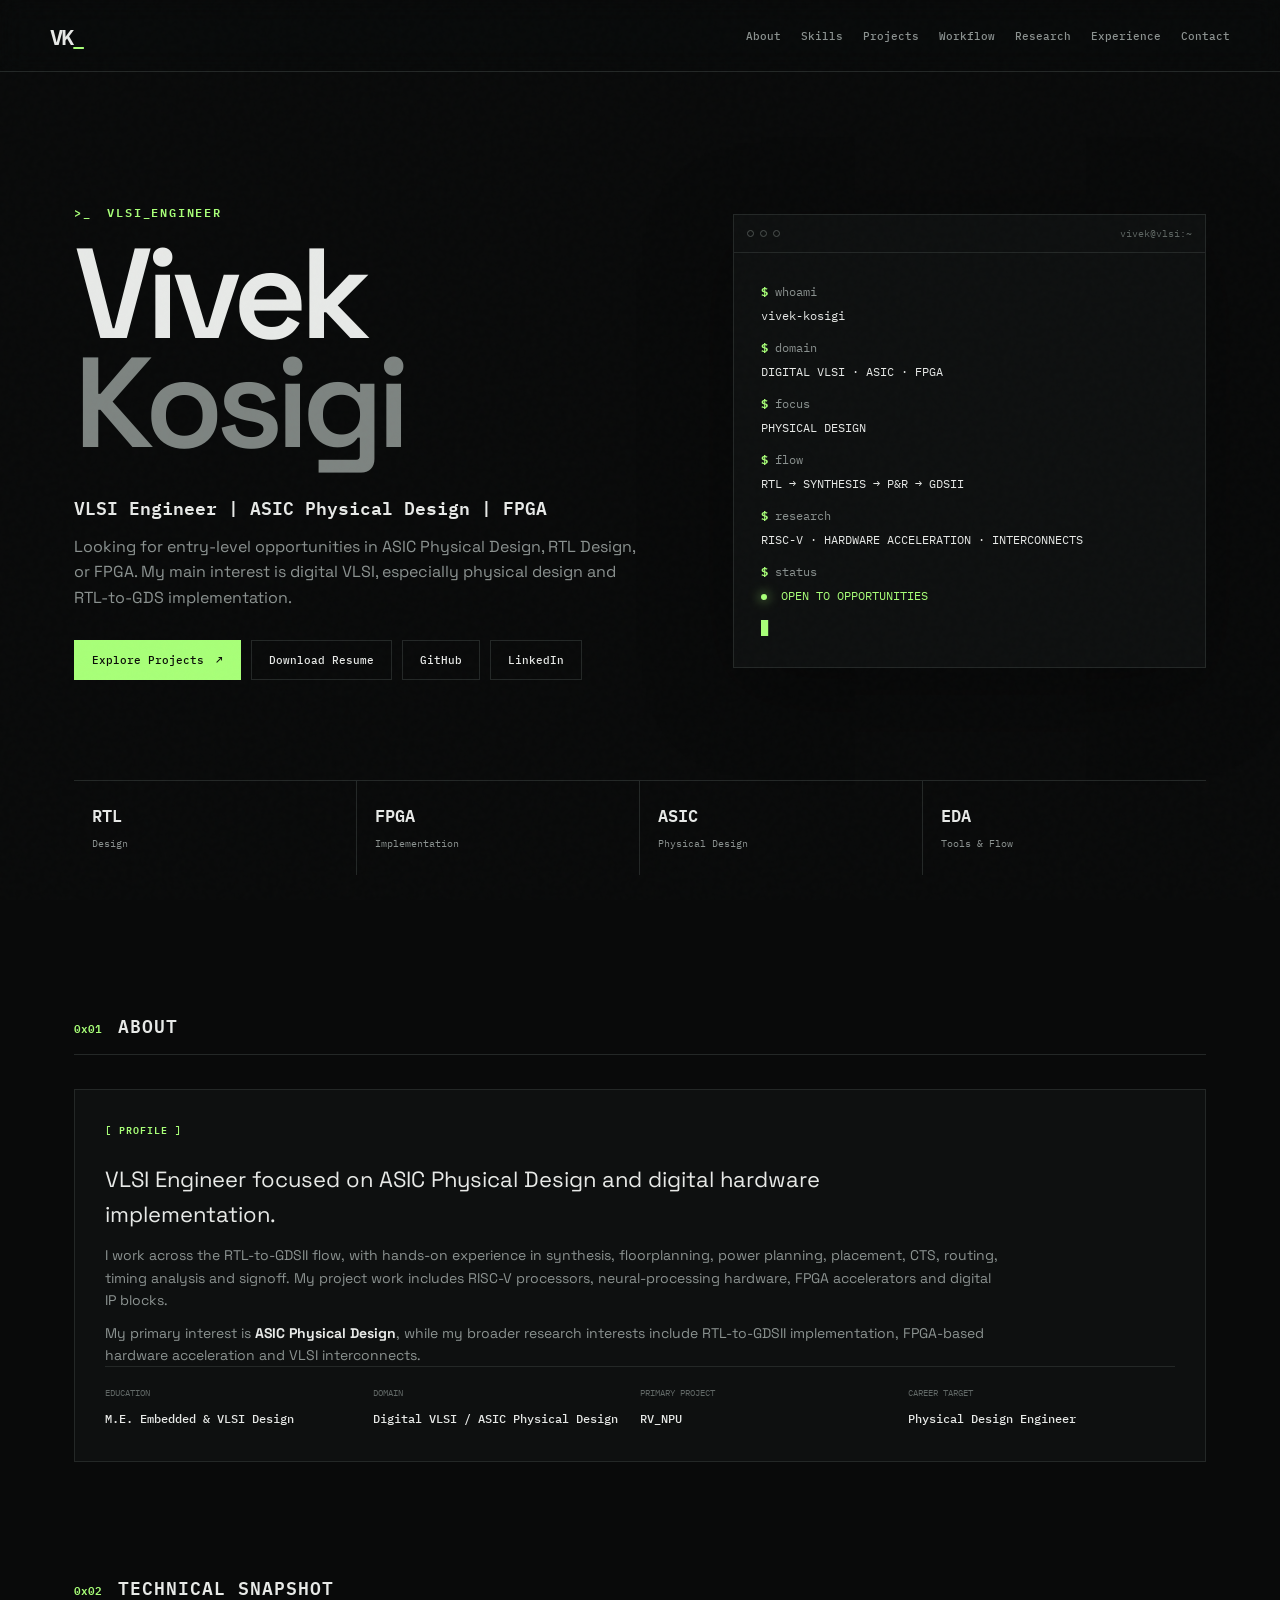
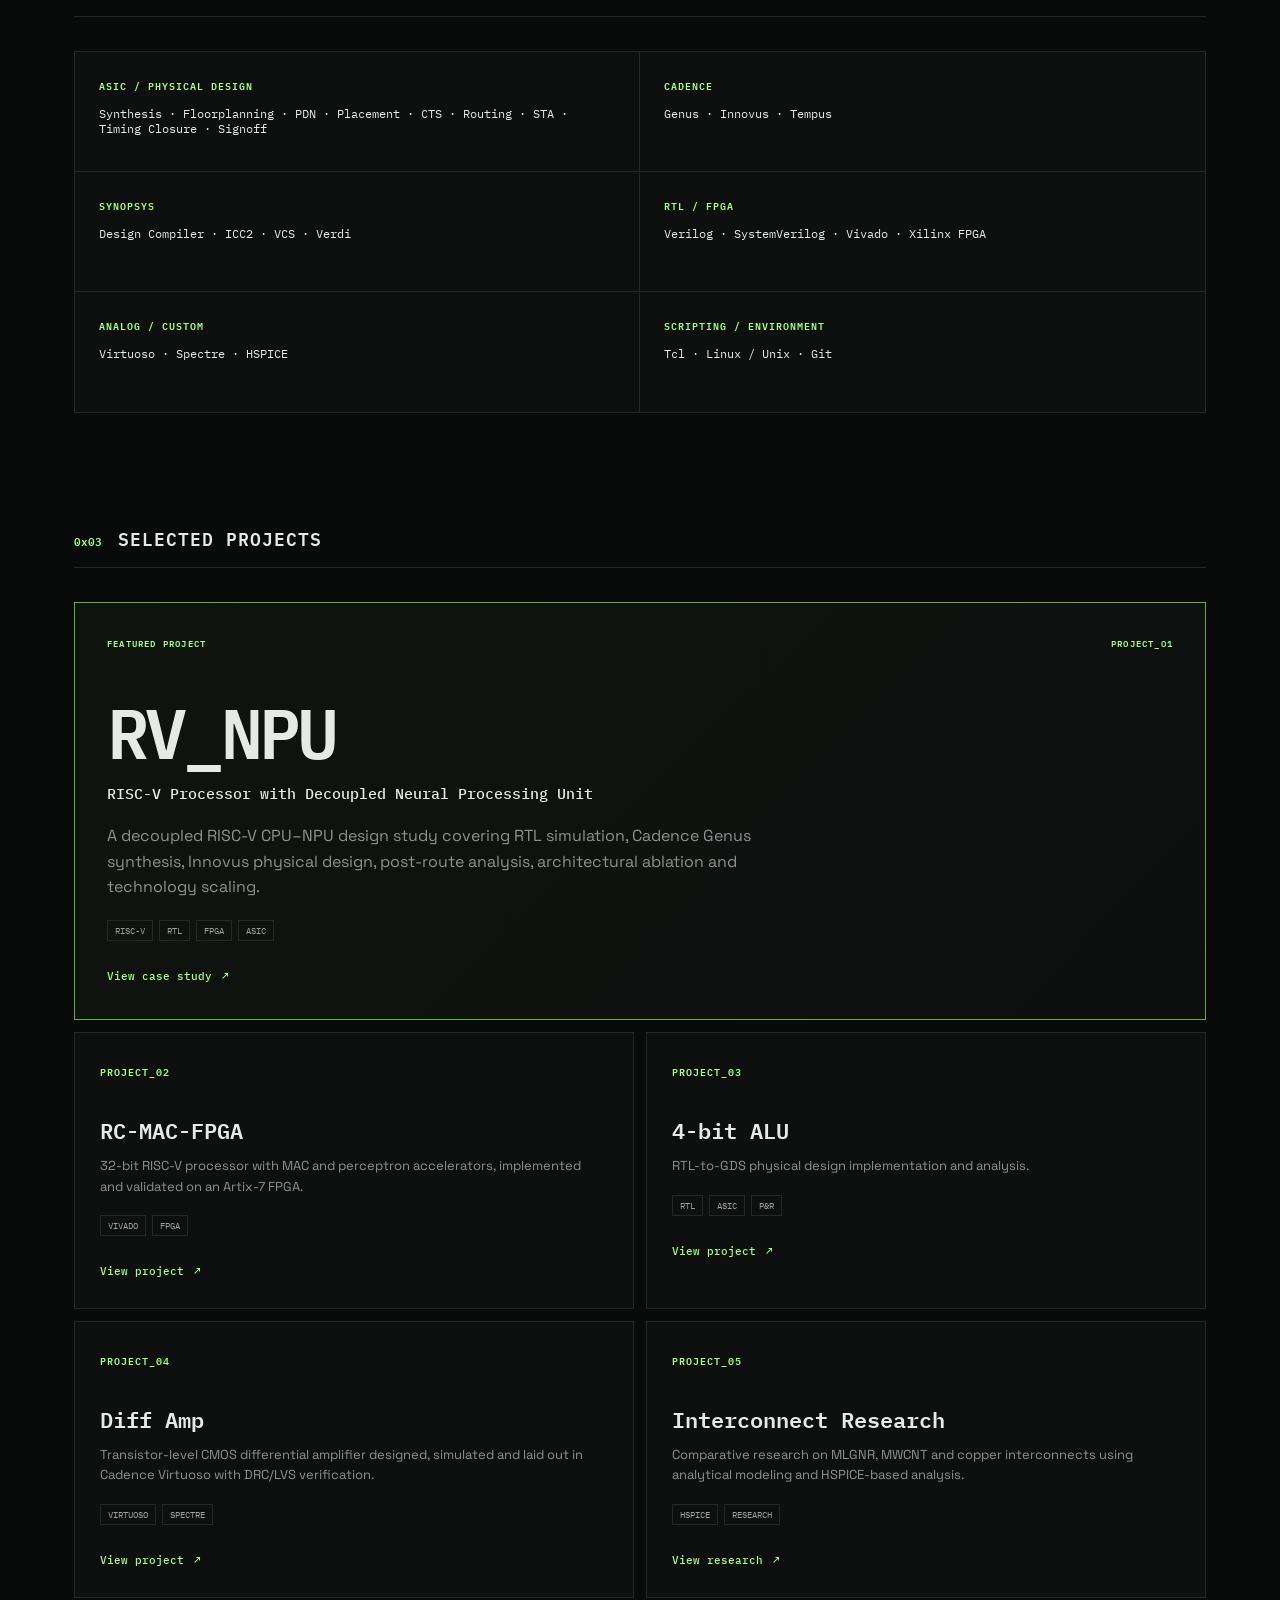
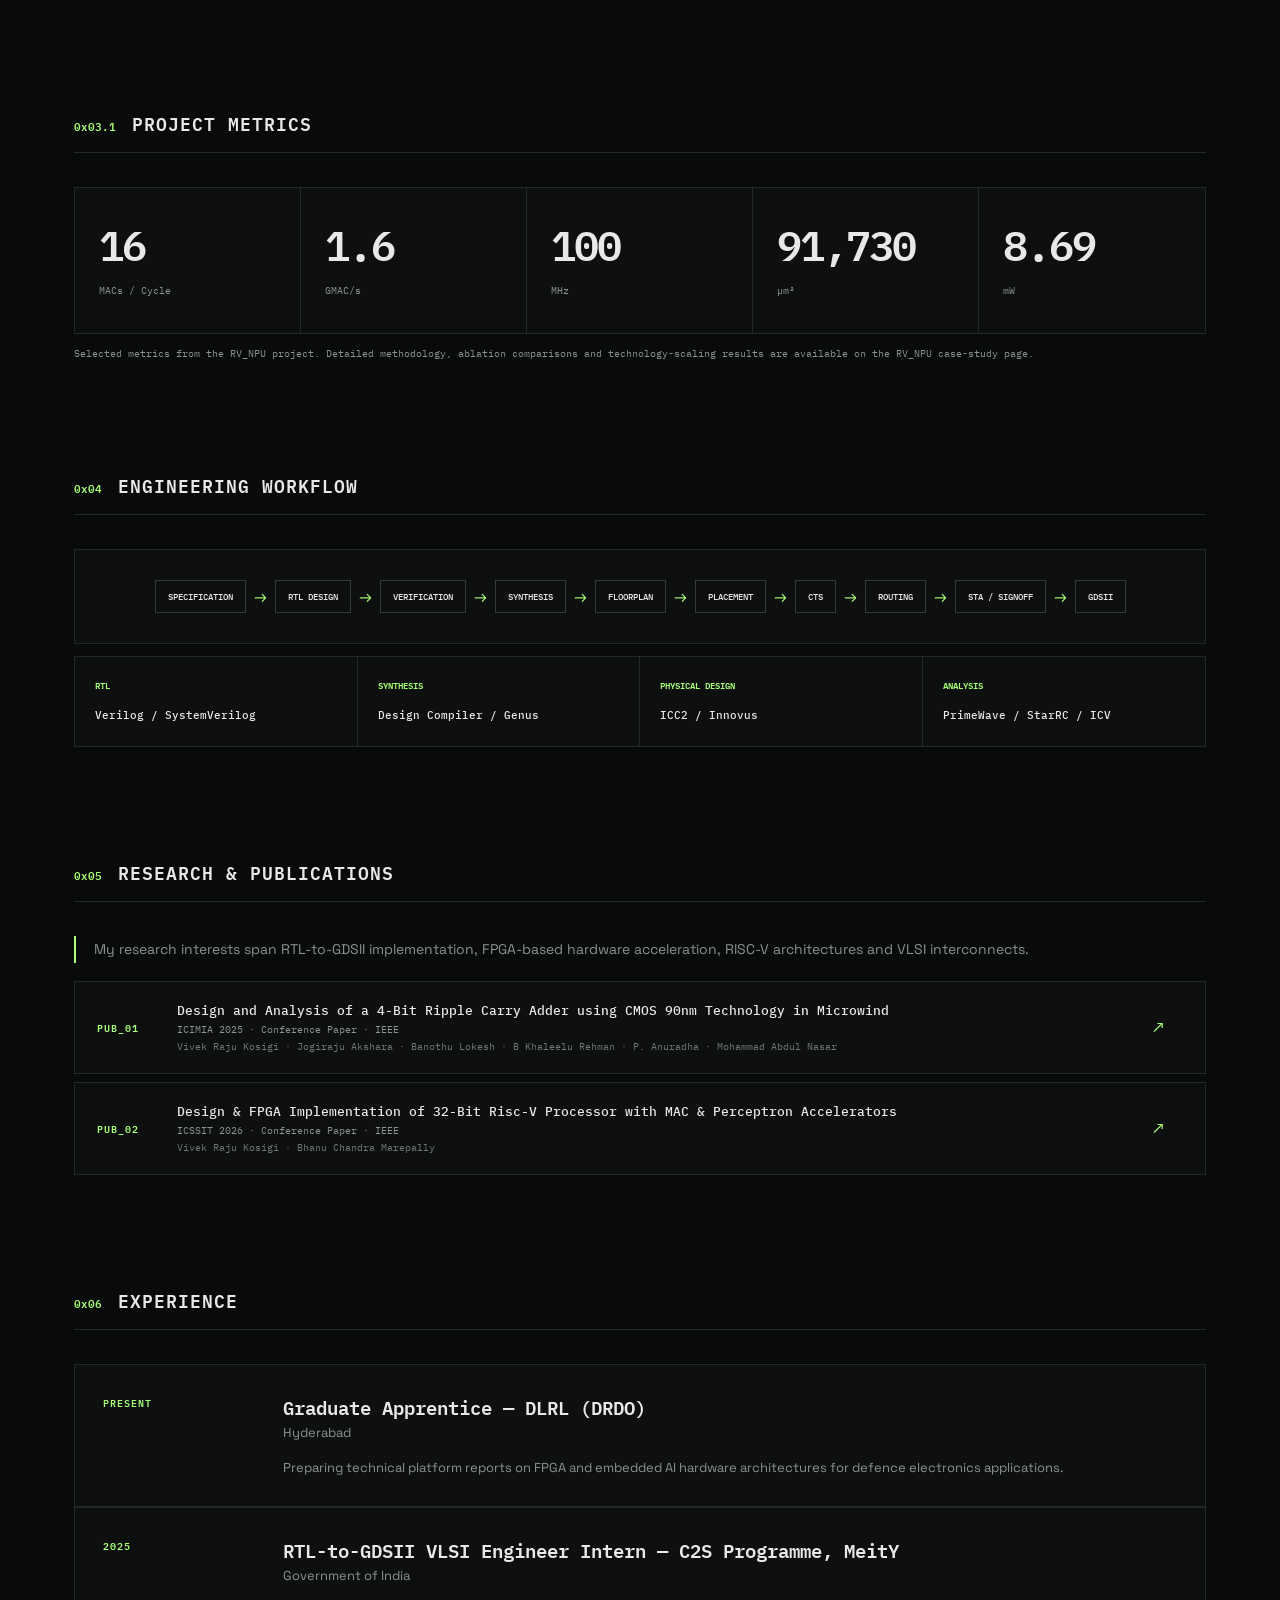
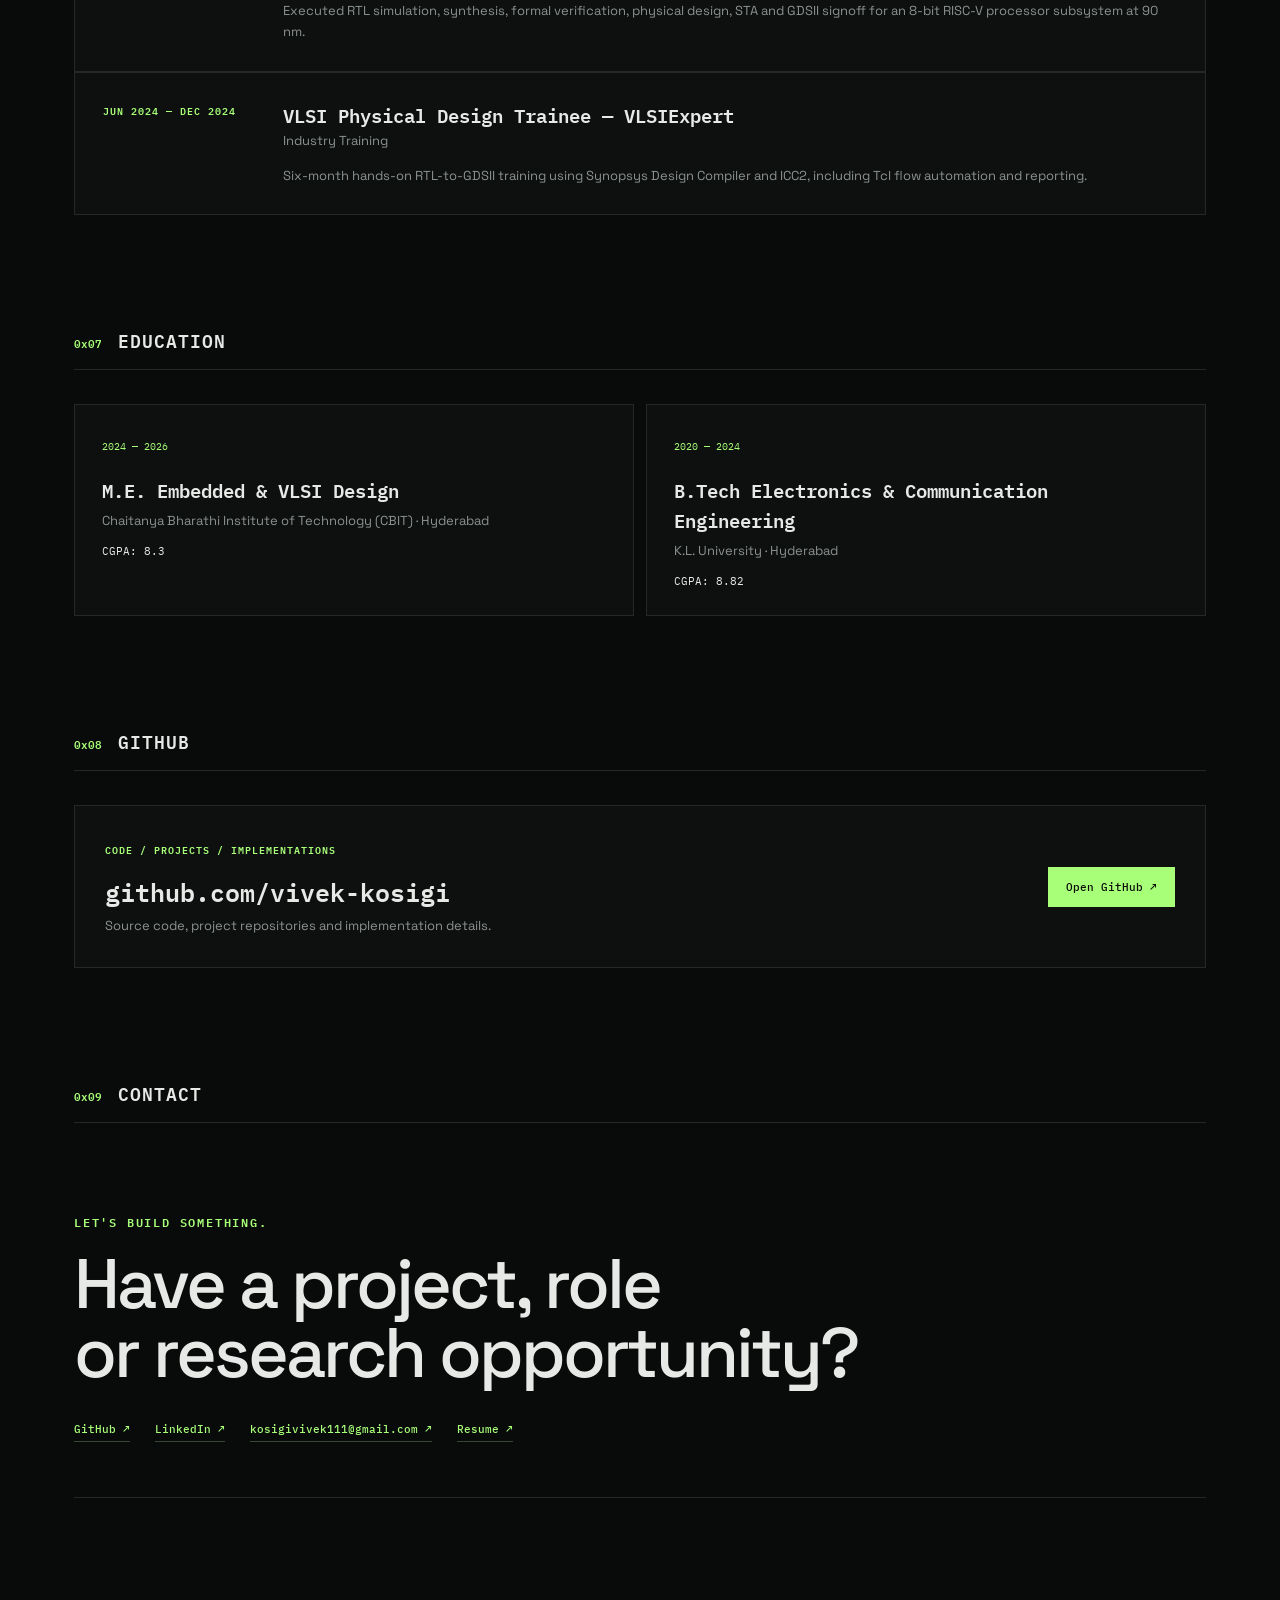
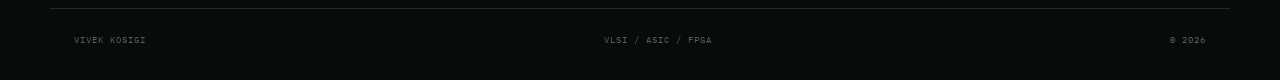
<file: index.html>
<!DOCTYPE html>
<html lang="en">
<head>
  <meta charset="UTF-8">
  <meta name="viewport" content="width=device-width, initial-scale=1.0">
  <meta name="description" content="Vivek Kosigi — VLSI Engineer | ASIC Physical Design | FPGA portfolio.">
  <title>Vivek Kosigi | VLSI / ASIC / FPGA</title>
  <link rel="stylesheet" href="style.css">
</head>
<body>
<div class="noise"></div>
<header class="site-header">
  <a class="brand" href="#home">VK<span>_</span></a>
  <nav class="nav">
    <a href="#about">About</a><a href="#skills">Skills</a><a href="#projects">Projects</a>
    <a href="#workflow">Workflow</a><a href="#research">Research</a><a href="#experience">Experience</a><a href="#contact">Contact</a>
  </nav>
  <button class="menu-btn" aria-label="Toggle navigation">☰</button>
</header>
<main>
<section id="home" class="hero section">
  <div class="hero-grid">
    <div>
      <p class="eyebrow"><span class="prompt">&gt;_</span> VLSI_ENGINEER</p>
      <h1>Vivek<br><span>Kosigi</span></h1>
      <p class="hero-role">VLSI Engineer | ASIC Physical Design | FPGA</p>
      <p class="hero-copy">Looking for entry-level opportunities in ASIC Physical Design, RTL Design, or FPGA. My main interest is digital VLSI, especially physical design and RTL-to-GDS implementation.</p>
      <div class="hero-actions">
        <a class="btn btn-primary" href="#projects">Explore Projects <span>↗</span></a>
        <a class="btn" href="assets/Vivek_Kosigi_Resume_PD.pdf" target="_blank">Download Resume</a>
        <a class="btn" href="https://github.com/vivek-kosigi" target="_blank" rel="noreferrer">GitHub</a>
        <a class="btn" href="https://www.linkedin.com/in/vivek-kosigi/" target="_blank" rel="noreferrer">LinkedIn</a>
      </div>
    </div>
    <div class="hero-terminal">
      <div class="terminal-bar"><span></span><span></span><span></span><small>vivek@vlsi:~</small></div>
      <div class="terminal-body">
        <p><b>$</b> whoami</p><p class="terminal-value">vivek-kosigi</p>
        <p><b>$</b> domain</p><p class="terminal-value">DIGITAL VLSI · ASIC · FPGA</p>
        <p><b>$</b> focus</p><p class="terminal-value">PHYSICAL DESIGN</p>
        <p><b>$</b> flow</p><p class="terminal-value">RTL → SYNTHESIS → P&amp;R → GDSII</p>
        <p><b>$</b> research</p><p class="terminal-value">RISC-V · HARDWARE ACCELERATION · INTERCONNECTS</p>
        <p><b>$</b> status</p><p class="terminal-value status"><i></i> OPEN TO OPPORTUNITIES</p>
        <span class="cursor">█</span>
      </div>
    </div>
  </div>
  <div class="metrics">
    <div><strong>RTL</strong><span>Design</span></div><div><strong>FPGA</strong><span>Implementation</span></div>
    <div><strong>ASIC</strong><span>Physical Design</span></div><div><strong>EDA</strong><span>Tools &amp; Flow</span></div>
  </div>
</section>

<section id="about" class="section">
  <div class="section-heading"><span>0x01</span><h2>ABOUT</h2></div>
  <div class="about-panel">
    <div class="panel-marker">[ PROFILE ]</div>
    <p class="about-lead">VLSI Engineer focused on ASIC Physical Design and digital hardware implementation.</p>
    <p class="about-copy">I work across the RTL-to-GDSII flow, with hands-on experience in synthesis, floorplanning, power planning, placement, CTS, routing, timing analysis and signoff. My project work includes RISC-V processors, neural-processing hardware, FPGA accelerators and digital IP blocks.</p>
    <p class="about-copy">My primary interest is <strong>ASIC Physical Design</strong>, while my broader research interests include RTL-to-GDSII implementation, FPGA-based hardware acceleration and VLSI interconnects.</p>
    <div class="about-facts">
      <div><span>EDUCATION</span><strong>M.E. Embedded &amp; VLSI Design</strong></div>
      <div><span>DOMAIN</span><strong>Digital VLSI / ASIC Physical Design</strong></div>
      <div><span>PRIMARY PROJECT</span><strong>RV_NPU</strong></div>
      <div><span>CAREER TARGET</span><strong>Physical Design Engineer</strong></div>
    </div>
  </div>
</section>

<section id="skills" class="section">
  <div class="section-heading"><span>0x02</span><h2>TECHNICAL SNAPSHOT</h2></div>
  <div class="snapshot-grid">
    <div><span>ASIC / PHYSICAL DESIGN</span><p>Synthesis · Floorplanning · PDN · Placement · CTS · Routing · STA · Timing Closure · Signoff</p></div>
    <div><span>CADENCE</span><p>Genus · Innovus · Tempus</p></div>
    <div><span>SYNOPSYS</span><p>Design Compiler · ICC2 · VCS · Verdi</p></div>
    <div><span>RTL / FPGA</span><p>Verilog · SystemVerilog · Vivado · Xilinx FPGA</p></div>
    <div><span>ANALOG / CUSTOM</span><p>Virtuoso · Spectre · HSPICE</p></div>
    <div><span>SCRIPTING / ENVIRONMENT</span><p>Tcl · Linux / Unix · Git</p></div>
  </div>
</section>

<section id="projects" class="section">
  <div class="section-heading"><span>0x03</span><h2>SELECTED PROJECTS</h2></div>
  <article class="featured-project">
    <div class="project-topline"><span>FEATURED PROJECT</span><span>PROJECT_01</span></div>
    <h3>RV_NPU</h3>
    <p class="project-subtitle">RISC-V Processor with Decoupled Neural Processing Unit</p>
    <p class="placeholder-text">A decoupled RISC-V CPU–NPU design study covering RTL simulation, Cadence Genus synthesis, Innovus physical design, post-route analysis, architectural ablation and technology scaling.</p>
    <div class="tags"><span>RISC-V</span><span>RTL</span><span>FPGA</span><span>ASIC</span></div>
    <a class="text-link" href="projects/rv-npu.html">View case study <span>↗</span></a>
  </article>
  <div class="project-grid">
    <article class="project-card"><span class="project-no">PROJECT_02</span><h3>RC-MAC-FPGA</h3><p>32-bit RISC-V processor with MAC and perceptron accelerators, implemented and validated on an Artix-7 FPGA.</p><div class="tags"><span>VIVADO</span><span>FPGA</span></div><a class="text-link" href="projects/rc-mac-fpga.html">View project <span>↗</span></a></article>
    <article class="project-card"><span class="project-no">PROJECT_03</span><h3>4-bit ALU</h3><p>RTL-to-GDS physical design implementation and analysis.</p><div class="tags"><span>RTL</span><span>ASIC</span><span>P&amp;R</span></div><a class="text-link" href="projects/4-bit-alu.html">View project <span>↗</span></a></article>
    <article class="project-card"><span class="project-no">PROJECT_04</span><h3>Diff Amp</h3><p>Transistor-level CMOS differential amplifier designed, simulated and laid out in Cadence Virtuoso with DRC/LVS verification.</p><div class="tags"><span>VIRTUOSO</span><span>SPECTRE</span></div><a class="text-link" href="projects/diff-amp.html">View project <span>↗</span></a></article>
    <article class="project-card"><span class="project-no">PROJECT_05</span><h3>Interconnect Research</h3><p>Comparative research on MLGNR, MWCNT and copper interconnects using analytical modeling and HSPICE-based analysis.</p><div class="tags"><span>HSPICE</span><span>RESEARCH</span></div><a class="text-link" href="projects/interconnect-research.html">View research <span>↗</span></a></article>
  </div>
</section>

<section class="section">
  <div class="section-heading"><span>0x03.1</span><h2>PROJECT METRICS</h2></div>
  <div class="metric-cards">
    <div><strong>16</strong><span>MACs / Cycle</span></div><div><strong>1.6</strong><span>GMAC/s</span></div><div><strong>100</strong><span>MHz</span></div><div><strong>91,730</strong><span>µm²</span></div><div><strong>8.69</strong><span>mW</span></div>
  </div>
  <p class="metrics-note">Selected metrics from the RV_NPU project. Detailed methodology, ablation comparisons and technology-scaling results are available on the RV_NPU case-study page.</p>
</section>

<section id="workflow" class="section">
  <div class="section-heading"><span>0x04</span><h2>ENGINEERING WORKFLOW</h2></div>
  <div class="flow">
    <div>SPECIFICATION</div><i>→</i><div>RTL DESIGN</div><i>→</i><div>VERIFICATION</div><i>→</i><div>SYNTHESIS</div><i>→</i><div>FLOORPLAN</div><i>→</i><div>PLACEMENT</div><i>→</i><div>CTS</div><i>→</i><div>ROUTING</div><i>→</i><div>STA / SIGNOFF</div><i>→</i><div>GDSII</div>
  </div>
  <div class="tool-flow">
    <div><span>RTL</span><strong>Verilog / SystemVerilog</strong></div><div><span>SYNTHESIS</span><strong>Design Compiler / Genus</strong></div>
    <div><span>PHYSICAL DESIGN</span><strong>ICC2 / Innovus</strong></div><div><span>ANALYSIS</span><strong>PrimeWave / StarRC / ICV</strong></div>
  </div>
</section>

<section id="research" class="section">
  <div class="section-heading"><span>0x05</span><h2>RESEARCH &amp; PUBLICATIONS</h2></div>
  <div class="research-intro">My research interests span RTL-to-GDSII implementation, FPGA-based hardware acceleration, RISC-V architectures and VLSI interconnects.</div>
  <div class="research-list">
    <article><span class="research-id">PUB_01</span><div><h3>Design and Analysis of a 4-Bit Ripple Carry Adder using CMOS 90nm Technology in Microwind</h3><p>ICIMIA 2025 · Conference Paper · IEEE</p><p class="authors">Vivek Raju Kosigi · Jogiraju Akshara · Banothu Lokesh · B Khaleelu Rehman · P. Anuradha · Mohammad Abdul Nasar</p></div><a class="paper-link" href="https://ieeexplore.ieee.org/document/11200617/" target="_blank" rel="noreferrer">↗</a></article>
    <article><span class="research-id">PUB_02</span><div><h3>Design &amp; FPGA Implementation of 32-Bit Risc-V Processor with MAC &amp; Perceptron Accelerators</h3><p>ICSSIT 2026 · Conference Paper · IEEE</p><p class="authors">Vivek Raju Kosigi · Bhanu Chandra Marepally</p></div><a class="paper-link" href="https://ieeexplore.ieee.org/document/11656582/" target="_blank" rel="noreferrer">↗</a></article>
  </div>
</section>

<section id="experience" class="section">
  <div class="section-heading"><span>0x06</span><h2>EXPERIENCE</h2></div>
  <div class="timeline-item"><span class="timeline-date">PRESENT</span><div><h3>Graduate Apprentice — DLRL (DRDO)</h3><p>Hyderabad</p><p class="muted">Preparing technical platform reports on FPGA and embedded AI hardware architectures for defence electronics applications.</p></div></div>
  <div class="timeline-item"><span class="timeline-date">2025</span><div><h3>RTL-to-GDSII VLSI Engineer Intern — C2S Programme, MeitY</h3><p>Government of India</p><p class="muted">Executed RTL simulation, synthesis, formal verification, physical design, STA and GDSII signoff for an 8-bit RISC-V processor subsystem at 90 nm.</p></div></div>
  <div class="timeline-item"><span class="timeline-date">JUN 2024 — DEC 2024</span><div><h3>VLSI Physical Design Trainee — VLSIExpert</h3><p>Industry Training</p><p class="muted">Six-month hands-on RTL-to-GDSII training using Synopsys Design Compiler and ICC2, including Tcl flow automation and reporting.</p></div></div>
</section>

<section id="education" class="section">
  <div class="section-heading"><span>0x07</span><h2>EDUCATION</h2></div>
  <div class="education-grid">
    <div><span>2024 — 2026</span><h3>M.E. Embedded &amp; VLSI Design</h3><p>Chaitanya Bharathi Institute of Technology (CBIT) · Hyderabad</p><strong>CGPA: 8.3</strong></div>
    <div><span>2020 — 2024</span><h3>B.Tech Electronics &amp; Communication Engineering</h3><p>K.L. University · Hyderabad</p><strong>CGPA: 8.82</strong></div>
  </div>
</section>

<section id="github" class="section">
  <div class="section-heading"><span>0x08</span><h2>GITHUB</h2></div>
  <div class="github-panel"><div><span class="github-label">CODE / PROJECTS / IMPLEMENTATIONS</span><h3>github.com/vivek-kosigi</h3><p>Source code, project repositories and implementation details.</p></div><a class="btn btn-primary" href="https://github.com/vivek-kosigi" target="_blank" rel="noreferrer">Open GitHub ↗</a></div>
</section>

<section id="contact" class="section contact-section">
  <div class="section-heading"><span>0x09</span><h2>CONTACT</h2></div>
  <div class="contact-content">
    <p class="eyebrow">LET'S BUILD SOMETHING.</p><h2>Have a project, role<br>or research opportunity?</h2>
    <div class="contact-links"><a href="https://github.com/vivek-kosigi" target="_blank" rel="noreferrer">GitHub ↗</a><a href="https://www.linkedin.com/in/vivek-kosigi/" target="_blank" rel="noreferrer">LinkedIn ↗</a><a href="mailto:kosigivivek111@gmail.com">kosigivivek111@gmail.com ↗</a><a href="assets/Vivek_Kosigi_Resume_PD.pdf" target="_blank">Resume ↗</a></div>
  </div>
</section>
</main>
<footer><span>VIVEK KOSIGI</span><span>VLSI / ASIC / FPGA</span><span>© 2026</span></footer>
<script src="script.js"></script>
</body>
</html>
</file>
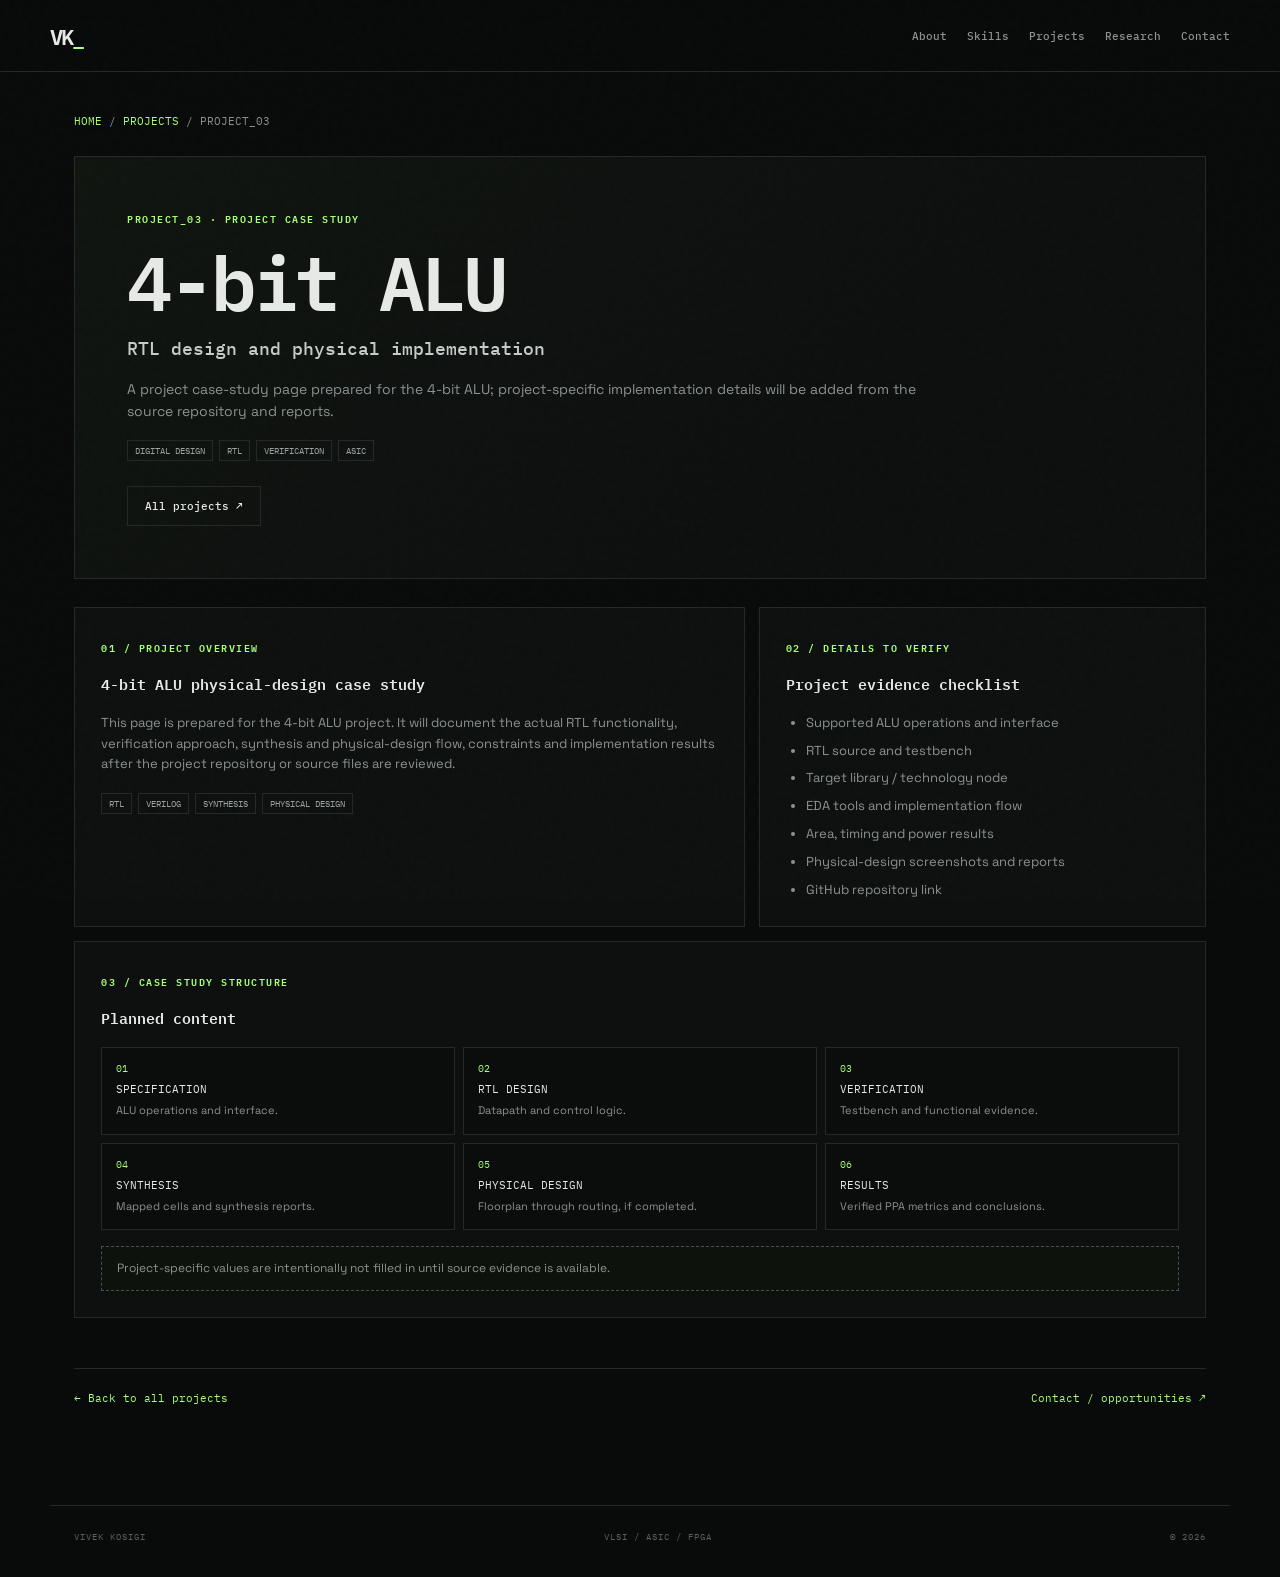
<file: projects/4-bit-alu.html>
<!doctype html><html lang="en"><head><meta charset="utf-8"><meta name="viewport" content="width=device-width, initial-scale=1"><meta name="description" content="4-bit ALU — Vivek Kosigi VLSI portfolio case study."><title>4-bit ALU | Vivek Kosigi</title><link rel="stylesheet" href="../style.css"></head><body><div class="noise"></div><header class="site-header"><a class="brand" href="../index.html">VK<span>_</span></a><nav class="nav"><a href="../index.html#about">About</a><a href="../index.html#skills">Skills</a><a href="../index.html#projects">Projects</a><a href="../index.html#research">Research</a><a href="../index.html#contact">Contact</a></nav><button class="menu-btn" aria-label="Toggle navigation">☰</button></header><main class="project-page-main"><div class="breadcrumb"><a href="../index.html">HOME</a> / <a href="../index.html#projects">PROJECTS</a> / PROJECT_03</div><section class="project-hero"><p class="project-kicker">PROJECT_03 · PROJECT CASE STUDY</p><h1>4-bit ALU</h1><p class="subtitle">RTL design and physical implementation</p><p class="summary">A project case-study page prepared for the 4-bit ALU; project-specific implementation details will be added from the source repository and reports.</p><div class="tags"><span>DIGITAL DESIGN</span><span>RTL</span><span>VERIFICATION</span><span>ASIC</span></div><div class="project-actions"><a class="btn" href="../index.html#projects">All projects ↗</a></div></section><div class="case-grid"><section class="case-panel"><span class="case-label">01 / PROJECT OVERVIEW</span><h2>4-bit ALU physical-design case study</h2><p>This page is prepared for the 4-bit ALU project. It will document the actual RTL functionality, verification approach, synthesis and physical-design flow, constraints and implementation results after the project repository or source files are reviewed.</p><div class="tags"><span>RTL</span><span>VERILOG</span><span>SYNTHESIS</span><span>PHYSICAL DESIGN</span></div></section><section class="case-panel"><span class="case-label">02 / DETAILS TO VERIFY</span><h2>Project evidence checklist</h2><ul><li>Supported ALU operations and interface</li><li>RTL source and testbench</li><li>Target library / technology node</li><li>EDA tools and implementation flow</li><li>Area, timing and power results</li><li>Physical-design screenshots and reports</li><li>GitHub repository link</li></ul></section></div><section class="case-panel"><span class="case-label">03 / CASE STUDY STRUCTURE</span><h2>Planned content</h2><div class="flow-list"><div class="flow-step"><span>01</span><strong>SPECIFICATION</strong><p>ALU operations and interface.</p></div><div class="flow-step"><span>02</span><strong>RTL DESIGN</strong><p>Datapath and control logic.</p></div><div class="flow-step"><span>03</span><strong>VERIFICATION</strong><p>Testbench and functional evidence.</p></div><div class="flow-step"><span>04</span><strong>SYNTHESIS</strong><p>Mapped cells and synthesis reports.</p></div><div class="flow-step"><span>05</span><strong>PHYSICAL DESIGN</strong><p>Floorplan through routing, if completed.</p></div><div class="flow-step"><span>06</span><strong>RESULTS</strong><p>Verified PPA metrics and conclusions.</p></div></div><div class="pending-panel">Project-specific values are intentionally not filled in until source evidence is available.</div></section><div class="project-footer-nav"><a href="../index.html#projects">← Back to all projects</a><a href="../index.html#contact">Contact / opportunities ↗</a></div></main><footer><span>VIVEK KOSIGI</span><span>VLSI / ASIC / FPGA</span><span>© 2026</span></footer><script src="../script.js"></script></body></html>
</file>
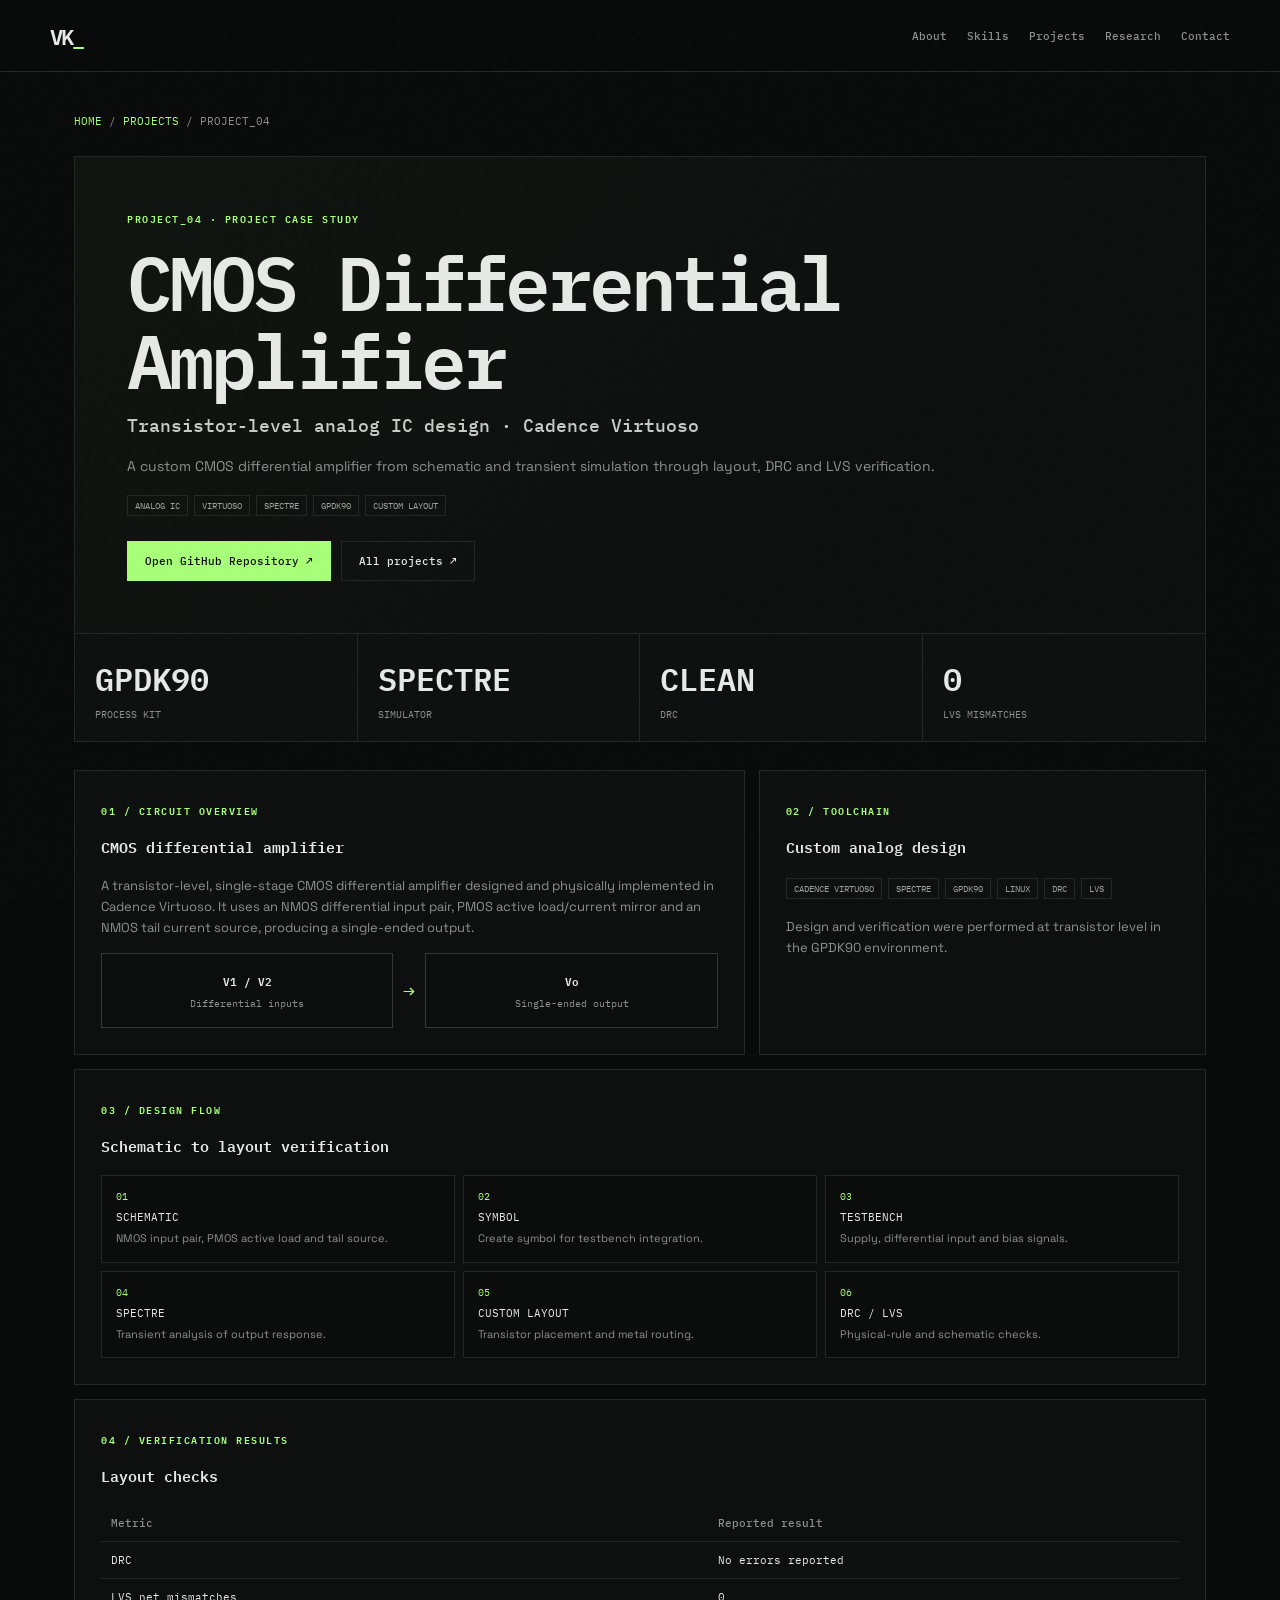
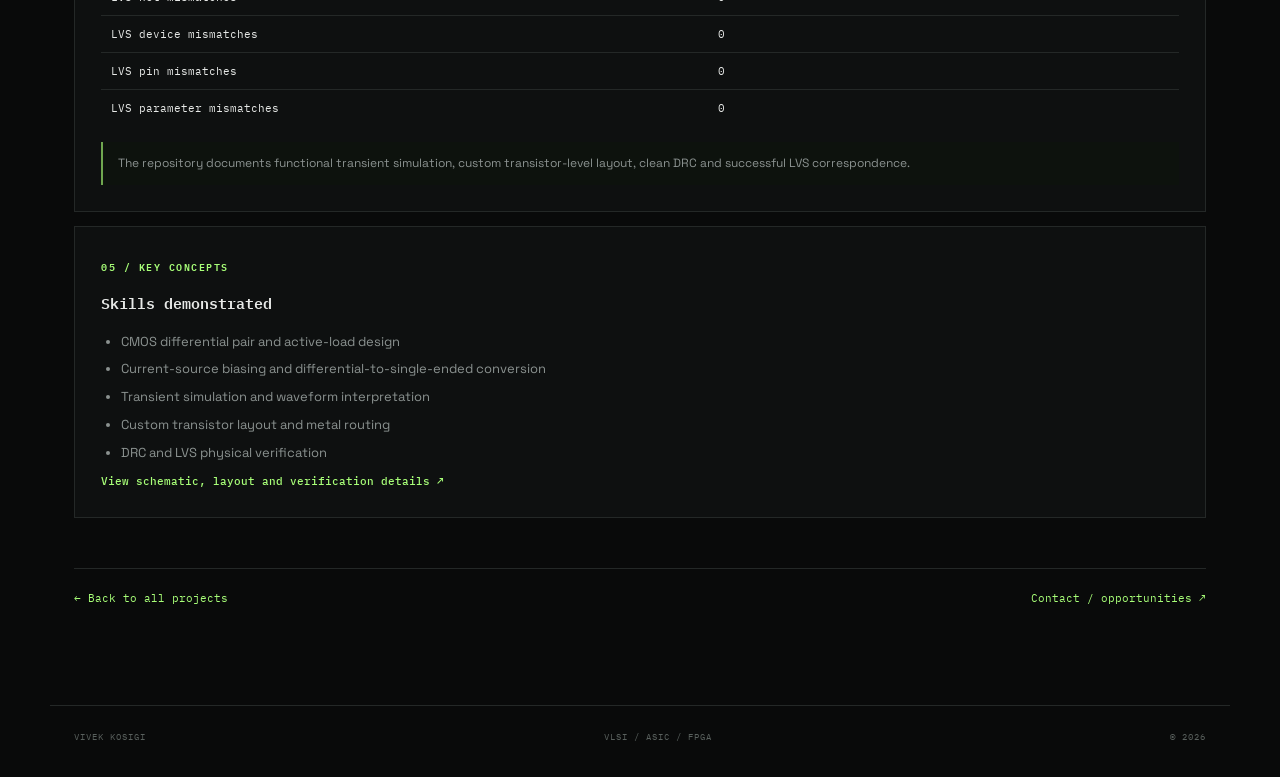
<file: projects/diff-amp.html>
<!doctype html><html lang="en"><head><meta charset="utf-8"><meta name="viewport" content="width=device-width, initial-scale=1"><meta name="description" content="CMOS Differential Amplifier — Vivek Kosigi VLSI portfolio case study."><title>CMOS Differential Amplifier | Vivek Kosigi</title><link rel="stylesheet" href="../style.css"></head><body><div class="noise"></div><header class="site-header"><a class="brand" href="../index.html">VK<span>_</span></a><nav class="nav"><a href="../index.html#about">About</a><a href="../index.html#skills">Skills</a><a href="../index.html#projects">Projects</a><a href="../index.html#research">Research</a><a href="../index.html#contact">Contact</a></nav><button class="menu-btn" aria-label="Toggle navigation">☰</button></header><main class="project-page-main"><div class="breadcrumb"><a href="../index.html">HOME</a> / <a href="../index.html#projects">PROJECTS</a> / PROJECT_04</div><section class="project-hero"><p class="project-kicker">PROJECT_04 · PROJECT CASE STUDY</p><h1>CMOS Differential Amplifier</h1><p class="subtitle">Transistor-level analog IC design · Cadence Virtuoso</p><p class="summary">A custom CMOS differential amplifier from schematic and transient simulation through layout, DRC and LVS verification.</p><div class="tags"><span>ANALOG IC</span><span>VIRTUOSO</span><span>SPECTRE</span><span>GPDK90</span><span>CUSTOM LAYOUT</span></div><div class="project-actions"><a class="btn btn-primary" href="https://github.com/vivek-kosigi/cmos-differential-amplifier" target="_blank" rel="noreferrer">Open GitHub Repository ↗</a><a class="btn" href="../index.html#projects">All projects ↗</a></div></section><div class="project-stats"><div><strong>GPDK90</strong><span>PROCESS KIT</span></div><div><strong>SPECTRE</strong><span>SIMULATOR</span></div><div><strong>CLEAN</strong><span>DRC</span></div><div><strong>0</strong><span>LVS MISMATCHES</span></div></div><div class="case-grid"><section class="case-panel"><span class="case-label">01 / CIRCUIT OVERVIEW</span><h2>CMOS differential amplifier</h2><p>A transistor-level, single-stage CMOS differential amplifier designed and physically implemented in Cadence Virtuoso. It uses an NMOS differential input pair, PMOS active load/current mirror and an NMOS tail current source, producing a single-ended output.</p><div class="architecture"><div class="arch-block"><strong>V1 / V2</strong><span>Differential inputs</span></div><div class="arch-arrow">→</div><div class="arch-block"><strong>Vo</strong><span>Single-ended output</span></div></div></section><section class="case-panel"><span class="case-label">02 / TOOLCHAIN</span><h2>Custom analog design</h2><div class="tags"><span>CADENCE VIRTUOSO</span><span>SPECTRE</span><span>GPDK90</span><span>LINUX</span><span>DRC</span><span>LVS</span></div><p>Design and verification were performed at transistor level in the GPDK90 environment.</p></section></div><section class="case-panel"><span class="case-label">03 / DESIGN FLOW</span><h2>Schematic to layout verification</h2><div class="flow-list"><div class="flow-step"><span>01</span><strong>SCHEMATIC</strong><p>NMOS input pair, PMOS active load and tail source.</p></div><div class="flow-step"><span>02</span><strong>SYMBOL</strong><p>Create symbol for testbench integration.</p></div><div class="flow-step"><span>03</span><strong>TESTBENCH</strong><p>Supply, differential input and bias signals.</p></div><div class="flow-step"><span>04</span><strong>SPECTRE</strong><p>Transient analysis of output response.</p></div><div class="flow-step"><span>05</span><strong>CUSTOM LAYOUT</strong><p>Transistor placement and metal routing.</p></div><div class="flow-step"><span>06</span><strong>DRC / LVS</strong><p>Physical-rule and schematic checks.</p></div></div></section><section class="case-panel"><span class="case-label">04 / VERIFICATION RESULTS</span><h2>Layout checks</h2><table class="case-table"><thead><tr><th>Metric</th><th>Reported result</th></tr></thead><tbody><tr><td>DRC</td><td>No errors reported</td></tr><tr><td>LVS net mismatches</td><td>0</td></tr><tr><td>LVS device mismatches</td><td>0</td></tr><tr><td>LVS pin mismatches</td><td>0</td></tr><tr><td>LVS parameter mismatches</td><td>0</td></tr></tbody></table><div class="note">The repository documents functional transient simulation, custom transistor-level layout, clean DRC and successful LVS correspondence.</div></section><section class="case-panel"><span class="case-label">05 / KEY CONCEPTS</span><h2>Skills demonstrated</h2><ul><li>CMOS differential pair and active-load design</li><li>Current-source biasing and differential-to-single-ended conversion</li><li>Transient simulation and waveform interpretation</li><li>Custom transistor layout and metal routing</li><li>DRC and LVS physical verification</li></ul><p><a class="text-link" href="https://github.com/vivek-kosigi/cmos-differential-amplifier" target="_blank" rel="noreferrer">View schematic, layout and verification details ↗</a></p></section><div class="project-footer-nav"><a href="../index.html#projects">← Back to all projects</a><a href="../index.html#contact">Contact / opportunities ↗</a></div></main><footer><span>VIVEK KOSIGI</span><span>VLSI / ASIC / FPGA</span><span>© 2026</span></footer><script src="../script.js"></script></body></html>
</file>
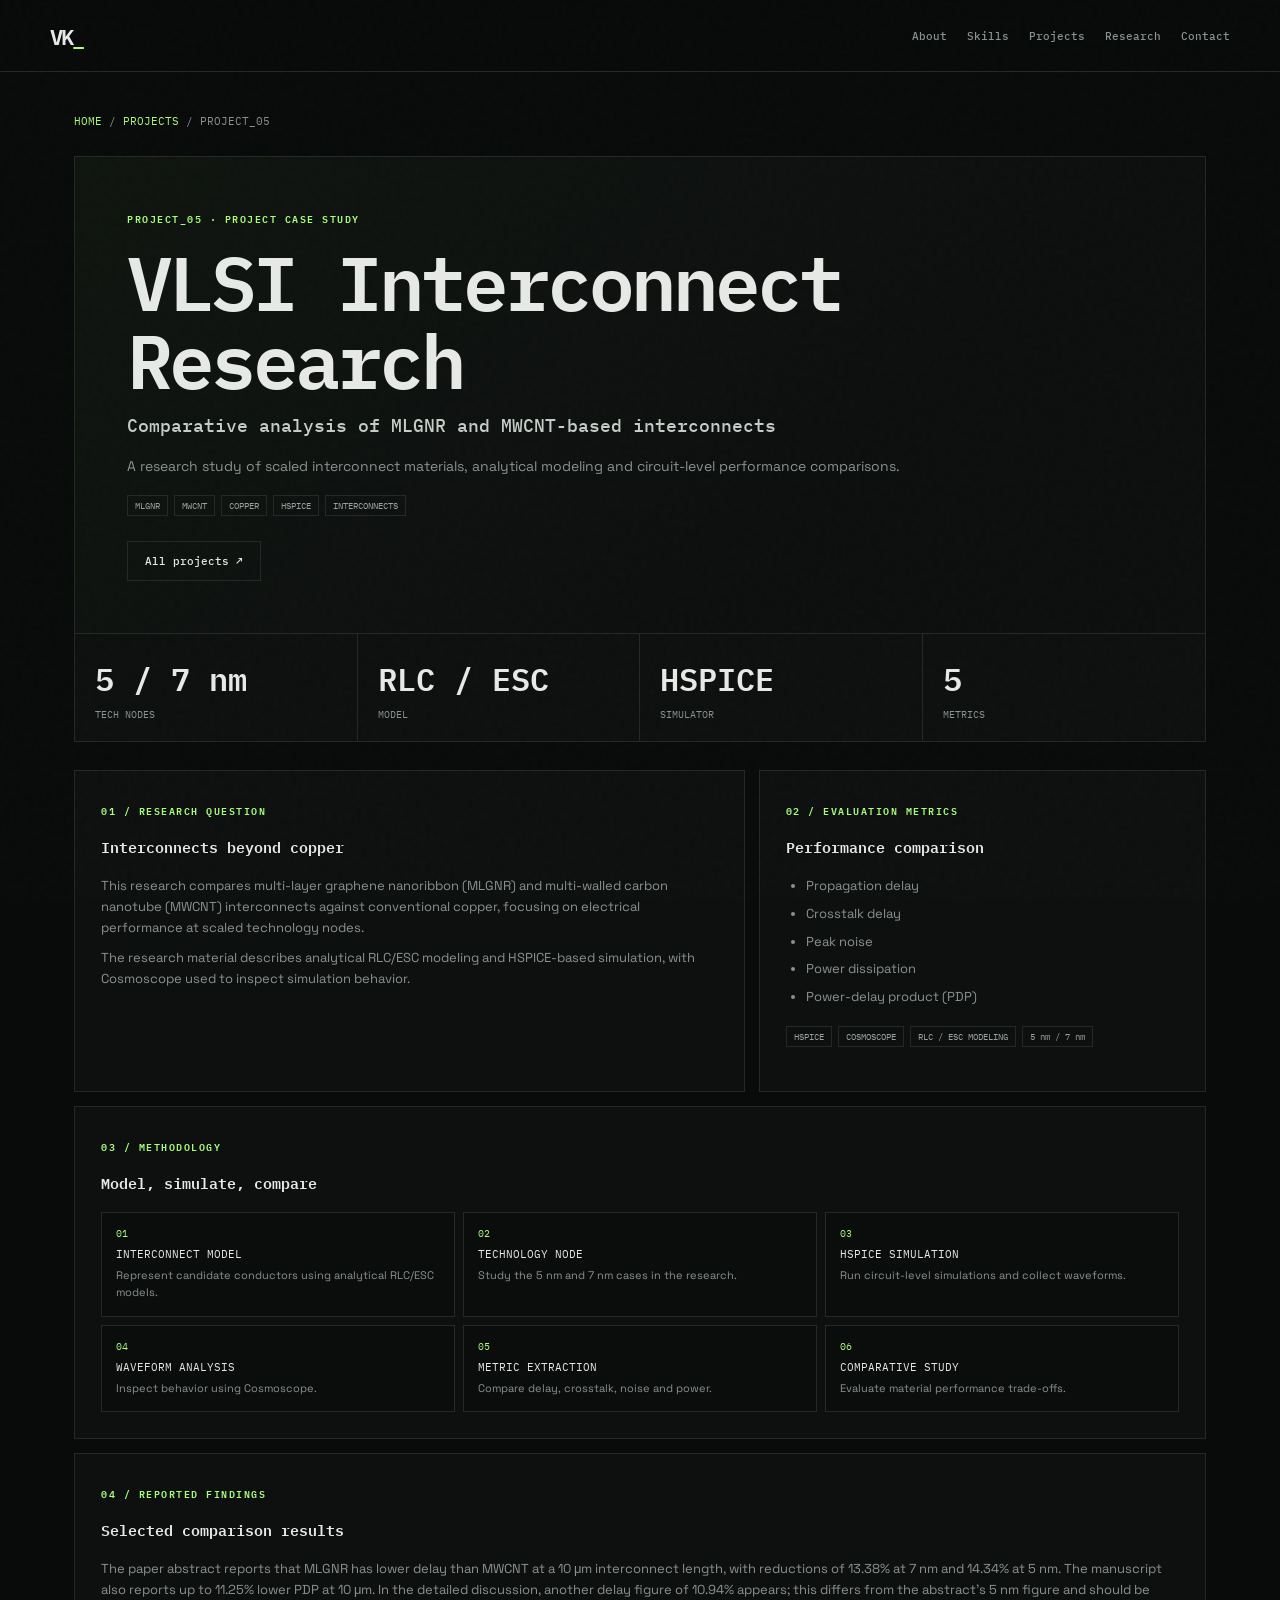
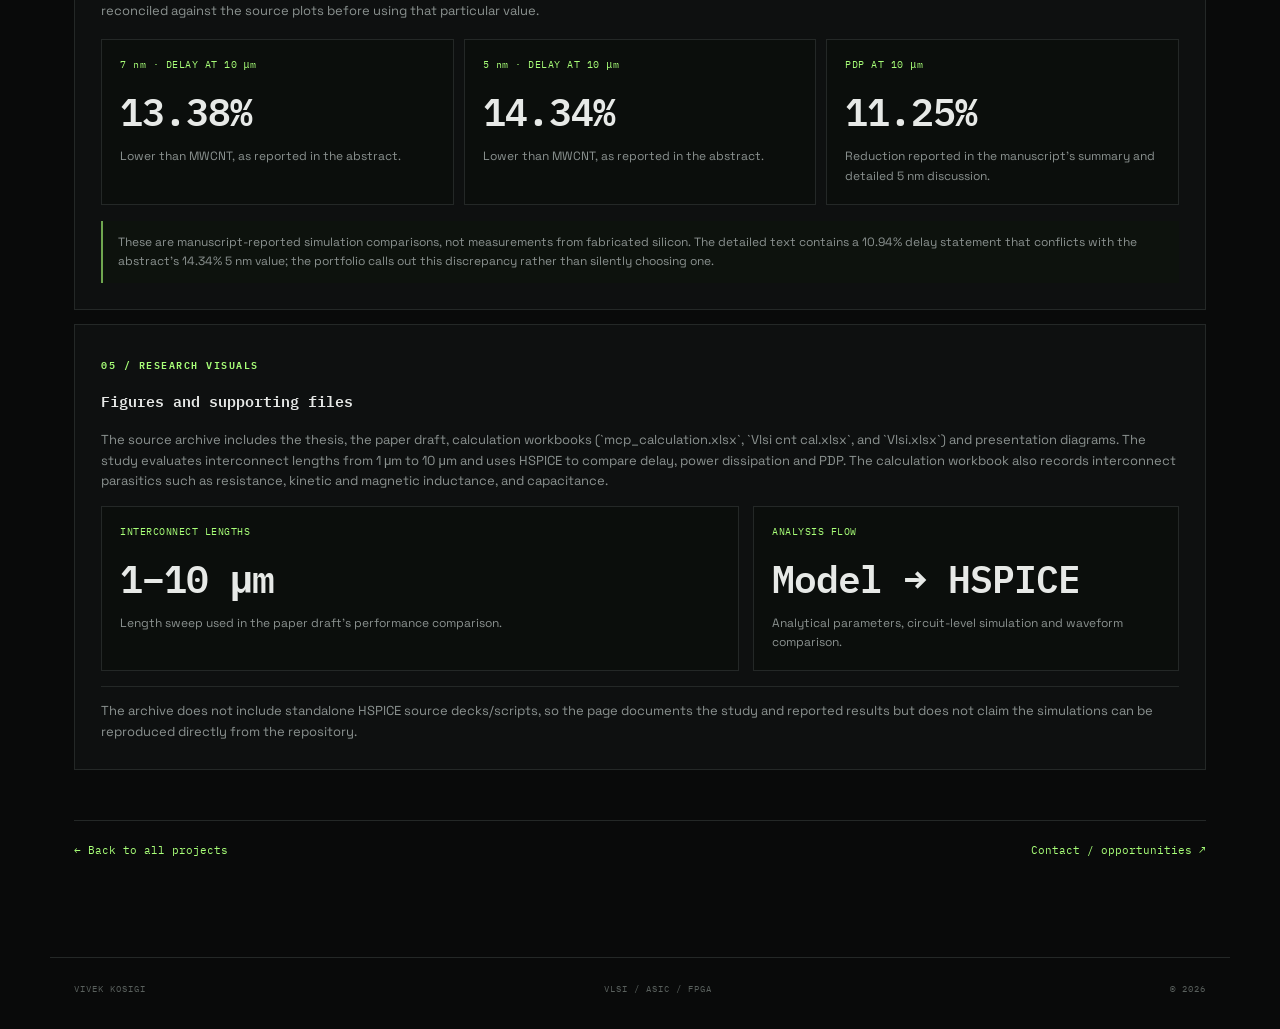
<file: projects/interconnect-research.html>
<!doctype html><html lang="en"><head><meta charset="utf-8"><meta name="viewport" content="width=device-width, initial-scale=1"><meta name="description" content="VLSI Interconnect Research — Vivek Kosigi VLSI portfolio case study."><title>VLSI Interconnect Research | Vivek Kosigi</title><link rel="stylesheet" href="../style.css"></head><body><div class="noise"></div><header class="site-header"><a class="brand" href="../index.html">VK<span>_</span></a><nav class="nav"><a href="../index.html#about">About</a><a href="../index.html#skills">Skills</a><a href="../index.html#projects">Projects</a><a href="../index.html#research">Research</a><a href="../index.html#contact">Contact</a></nav><button class="menu-btn" aria-label="Toggle navigation">☰</button></header><main class="project-page-main"><div class="breadcrumb"><a href="../index.html">HOME</a> / <a href="../index.html#projects">PROJECTS</a> / PROJECT_05</div><section class="project-hero"><p class="project-kicker">PROJECT_05 · PROJECT CASE STUDY</p><h1>VLSI Interconnect Research</h1><p class="subtitle">Comparative analysis of MLGNR and MWCNT-based interconnects</p><p class="summary">A research study of scaled interconnect materials, analytical modeling and circuit-level performance comparisons.</p><div class="tags"><span>MLGNR</span><span>MWCNT</span><span>COPPER</span><span>HSPICE</span><span>INTERCONNECTS</span></div><div class="project-actions"><a class="btn" href="../index.html#projects">All projects ↗</a></div></section><div class="project-stats"><div><strong>5 / 7 nm</strong><span>TECH NODES</span></div><div><strong>RLC / ESC</strong><span>MODEL</span></div><div><strong>HSPICE</strong><span>SIMULATOR</span></div><div><strong>5</strong><span>METRICS</span></div></div><div class="case-grid"><section class="case-panel"><span class="case-label">01 / RESEARCH QUESTION</span><h2>Interconnects beyond copper</h2><p>This research compares multi-layer graphene nanoribbon (MLGNR) and multi-walled carbon nanotube (MWCNT) interconnects against conventional copper, focusing on electrical performance at scaled technology nodes.</p><p>The research material describes analytical RLC/ESC modeling and HSPICE-based simulation, with Cosmoscope used to inspect simulation behavior.</p></section><section class="case-panel"><span class="case-label">02 / EVALUATION METRICS</span><h2>Performance comparison</h2><ul><li>Propagation delay</li><li>Crosstalk delay</li><li>Peak noise</li><li>Power dissipation</li><li>Power-delay product (PDP)</li></ul><div class="tags"><span>HSPICE</span><span>COSMOSCOPE</span><span>RLC / ESC MODELING</span><span>5 nm / 7 nm</span></div></section></div><section class="case-panel"><span class="case-label">03 / METHODOLOGY</span><h2>Model, simulate, compare</h2><div class="flow-list"><div class="flow-step"><span>01</span><strong>INTERCONNECT MODEL</strong><p>Represent candidate conductors using analytical RLC/ESC models.</p></div><div class="flow-step"><span>02</span><strong>TECHNOLOGY NODE</strong><p>Study the 5 nm and 7 nm cases in the research.</p></div><div class="flow-step"><span>03</span><strong>HSPICE SIMULATION</strong><p>Run circuit-level simulations and collect waveforms.</p></div><div class="flow-step"><span>04</span><strong>WAVEFORM ANALYSIS</strong><p>Inspect behavior using Cosmoscope.</p></div><div class="flow-step"><span>05</span><strong>METRIC EXTRACTION</strong><p>Compare delay, crosstalk, noise and power.</p></div><div class="flow-step"><span>06</span><strong>COMPARATIVE STUDY</strong><p>Evaluate material performance trade-offs.</p></div></div></section><section class="case-panel"><span class="case-label">04 / REPORTED FINDINGS</span><h2>Selected comparison results</h2><p>The paper abstract reports that MLGNR has lower delay than MWCNT at a 10 μm interconnect length, with reductions of 13.38% at 7 nm and 14.34% at 5 nm. The manuscript also reports up to 11.25% lower PDP at 10 μm. In the detailed discussion, another delay figure of 10.94% appears; this differs from the abstract's 5 nm figure and should be reconciled against the source plots before using that particular value.</p><div class="result-grid"><div class="result-tile"><span>7 nm · DELAY AT 10 μm</span><strong>13.38%</strong><p>Lower than MWCNT, as reported in the abstract.</p></div><div class="result-tile"><span>5 nm · DELAY AT 10 μm</span><strong>14.34%</strong><p>Lower than MWCNT, as reported in the abstract.</p></div><div class="result-tile"><span>PDP AT 10 μm</span><strong>11.25%</strong><p>Reduction reported in the manuscript's summary and detailed 5 nm discussion.</p></div></div><div class="note">These are manuscript-reported simulation comparisons, not measurements from fabricated silicon. The detailed text contains a 10.94% delay statement that conflicts with the abstract's 14.34% 5 nm value; the portfolio calls out this discrepancy rather than silently choosing one.</div></section><section class="case-panel"><span class="case-label">05 / RESEARCH VISUALS</span><h2>Figures and supporting files</h2><p>The source archive includes the thesis, the paper draft, calculation workbooks (`mcp_calculation.xlsx`, `Vlsi cnt cal.xlsx`, and `Vlsi.xlsx`) and presentation diagrams. The study evaluates interconnect lengths from 1 μm to 10 μm and uses HSPICE to compare delay, power dissipation and PDP. The calculation workbook also records interconnect parasitics such as resistance, kinetic and magnetic inductance, and capacitance.</p><div class="case-grid"><div class="result-tile"><span>INTERCONNECT LENGTHS</span><strong>1–10 μm</strong><p>Length sweep used in the paper draft's performance comparison.</p></div><div class="result-tile"><span>ANALYSIS FLOW</span><strong>Model → HSPICE</strong><p>Analytical parameters, circuit-level simulation and waveform comparison.</p></div></div><p class="source-note">The archive does not include standalone HSPICE source decks/scripts, so the page documents the study and reported results but does not claim the simulations can be reproduced directly from the repository.</p></section><div class="project-footer-nav"><a href="../index.html#projects">← Back to all projects</a><a href="../index.html#contact">Contact / opportunities ↗</a></div></main><footer><span>VIVEK KOSIGI</span><span>VLSI / ASIC / FPGA</span><span>© 2026</span></footer><script src="../script.js"></script></body></html>
</file>
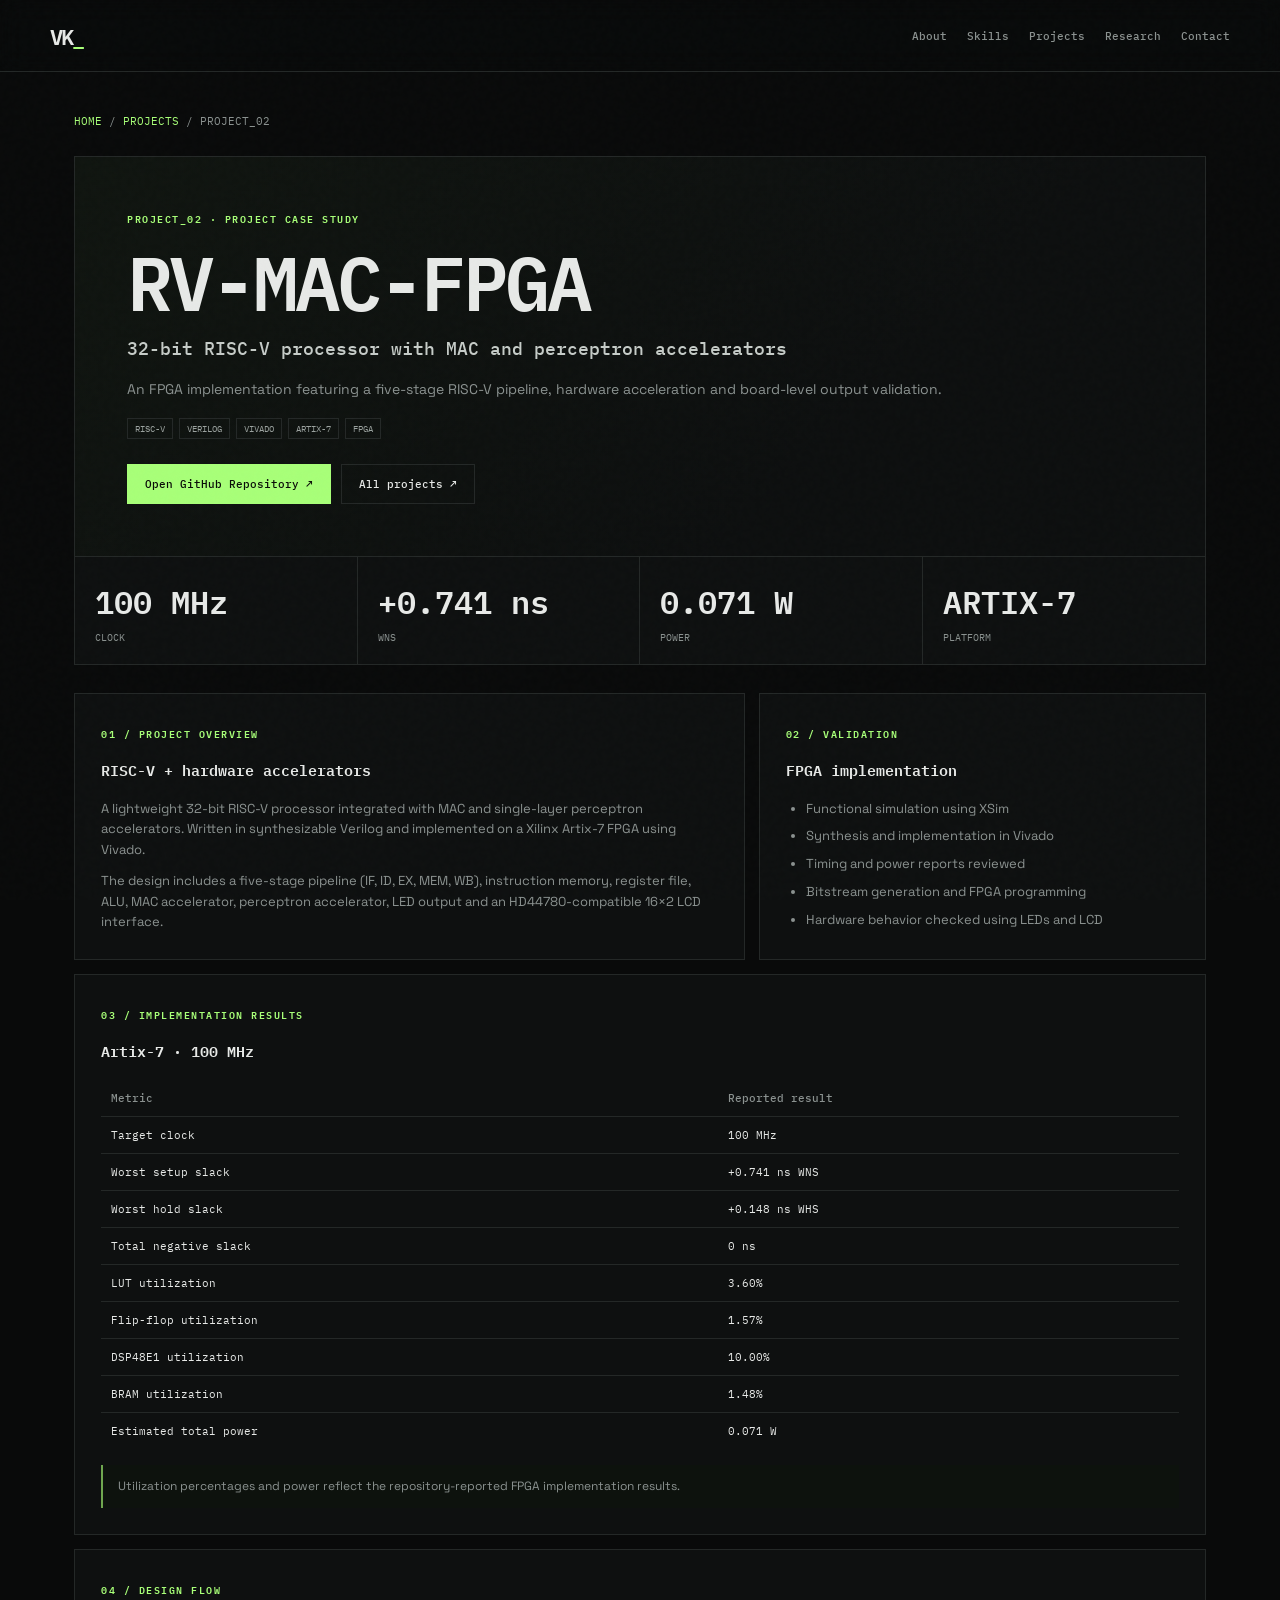
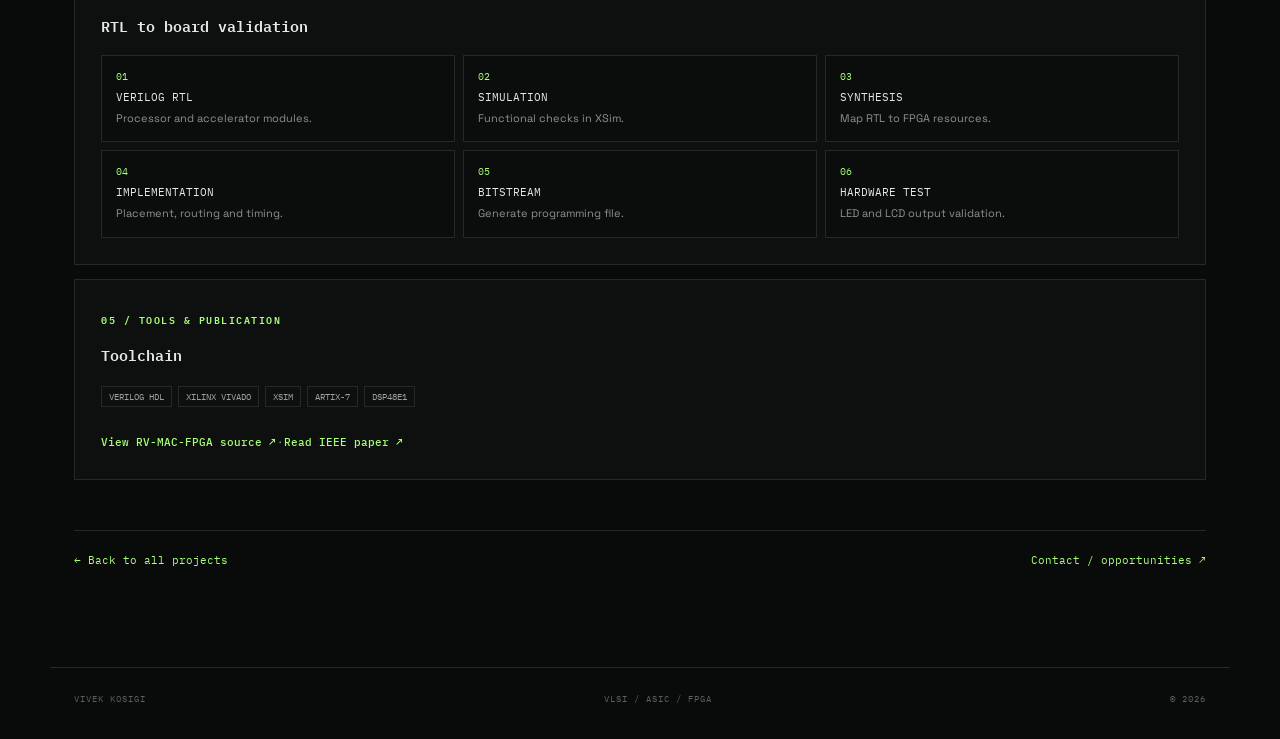
<file: projects/rc-mac-fpga.html>
<!doctype html><html lang="en"><head><meta charset="utf-8"><meta name="viewport" content="width=device-width, initial-scale=1"><meta name="description" content="RV-MAC-FPGA — Vivek Kosigi VLSI portfolio case study."><title>RV-MAC-FPGA | Vivek Kosigi</title><link rel="stylesheet" href="../style.css"></head><body><div class="noise"></div><header class="site-header"><a class="brand" href="../index.html">VK<span>_</span></a><nav class="nav"><a href="../index.html#about">About</a><a href="../index.html#skills">Skills</a><a href="../index.html#projects">Projects</a><a href="../index.html#research">Research</a><a href="../index.html#contact">Contact</a></nav><button class="menu-btn" aria-label="Toggle navigation">☰</button></header><main class="project-page-main"><div class="breadcrumb"><a href="../index.html">HOME</a> / <a href="../index.html#projects">PROJECTS</a> / PROJECT_02</div><section class="project-hero"><p class="project-kicker">PROJECT_02 · PROJECT CASE STUDY</p><h1>RV-MAC-FPGA</h1><p class="subtitle">32-bit RISC-V processor with MAC and perceptron accelerators</p><p class="summary">An FPGA implementation featuring a five-stage RISC-V pipeline, hardware acceleration and board-level output validation.</p><div class="tags"><span>RISC-V</span><span>VERILOG</span><span>VIVADO</span><span>ARTIX-7</span><span>FPGA</span></div><div class="project-actions"><a class="btn btn-primary" href="https://github.com/vivek-kosigi/RV-MAC-FPGA" target="_blank" rel="noreferrer">Open GitHub Repository ↗</a><a class="btn" href="../index.html#projects">All projects ↗</a></div></section><div class="project-stats"><div><strong>100 MHz</strong><span>CLOCK</span></div><div><strong>+0.741 ns</strong><span>WNS</span></div><div><strong>0.071 W</strong><span>POWER</span></div><div><strong>ARTIX-7</strong><span>PLATFORM</span></div></div><div class="case-grid"><section class="case-panel"><span class="case-label">01 / PROJECT OVERVIEW</span><h2>RISC-V + hardware accelerators</h2><p>A lightweight 32-bit RISC-V processor integrated with MAC and single-layer perceptron accelerators. Written in synthesizable Verilog and implemented on a Xilinx Artix-7 FPGA using Vivado.</p><p>The design includes a five-stage pipeline (IF, ID, EX, MEM, WB), instruction memory, register file, ALU, MAC accelerator, perceptron accelerator, LED output and an HD44780-compatible 16×2 LCD interface.</p></section><section class="case-panel"><span class="case-label">02 / VALIDATION</span><h2>FPGA implementation</h2><ul><li>Functional simulation using XSim</li><li>Synthesis and implementation in Vivado</li><li>Timing and power reports reviewed</li><li>Bitstream generation and FPGA programming</li><li>Hardware behavior checked using LEDs and LCD</li></ul></section></div><section class="case-panel"><span class="case-label">03 / IMPLEMENTATION RESULTS</span><h2>Artix-7 · 100 MHz</h2><table class="case-table"><thead><tr><th>Metric</th><th>Reported result</th></tr></thead><tbody><tr><td>Target clock</td><td>100 MHz</td></tr><tr><td>Worst setup slack</td><td>+0.741 ns WNS</td></tr><tr><td>Worst hold slack</td><td>+0.148 ns WHS</td></tr><tr><td>Total negative slack</td><td>0 ns</td></tr><tr><td>LUT utilization</td><td>3.60%</td></tr><tr><td>Flip-flop utilization</td><td>1.57%</td></tr><tr><td>DSP48E1 utilization</td><td>10.00%</td></tr><tr><td>BRAM utilization</td><td>1.48%</td></tr><tr><td>Estimated total power</td><td>0.071 W</td></tr></tbody></table><div class="note">Utilization percentages and power reflect the repository-reported FPGA implementation results.</div></section><section class="case-panel"><span class="case-label">04 / DESIGN FLOW</span><h2>RTL to board validation</h2><div class="flow-list"><div class="flow-step"><span>01</span><strong>VERILOG RTL</strong><p>Processor and accelerator modules.</p></div><div class="flow-step"><span>02</span><strong>SIMULATION</strong><p>Functional checks in XSim.</p></div><div class="flow-step"><span>03</span><strong>SYNTHESIS</strong><p>Map RTL to FPGA resources.</p></div><div class="flow-step"><span>04</span><strong>IMPLEMENTATION</strong><p>Placement, routing and timing.</p></div><div class="flow-step"><span>05</span><strong>BITSTREAM</strong><p>Generate programming file.</p></div><div class="flow-step"><span>06</span><strong>HARDWARE TEST</strong><p>LED and LCD output validation.</p></div></div></section><section class="case-panel"><span class="case-label">05 / TOOLS & PUBLICATION</span><h2>Toolchain</h2><div class="tags"><span>VERILOG HDL</span><span>XILINX VIVADO</span><span>XSIM</span><span>ARTIX-7</span><span>DSP48E1</span></div><p><a class="text-link" href="https://github.com/vivek-kosigi/RV-MAC-FPGA" target="_blank" rel="noreferrer">View RV-MAC-FPGA source ↗</a> · <a class="text-link" href="https://ieeexplore.ieee.org/document/11656582/" target="_blank" rel="noreferrer">Read IEEE paper ↗</a></p></section><div class="project-footer-nav"><a href="../index.html#projects">← Back to all projects</a><a href="../index.html#contact">Contact / opportunities ↗</a></div></main><footer><span>VIVEK KOSIGI</span><span>VLSI / ASIC / FPGA</span><span>© 2026</span></footer><script src="../script.js"></script></body></html>
</file>
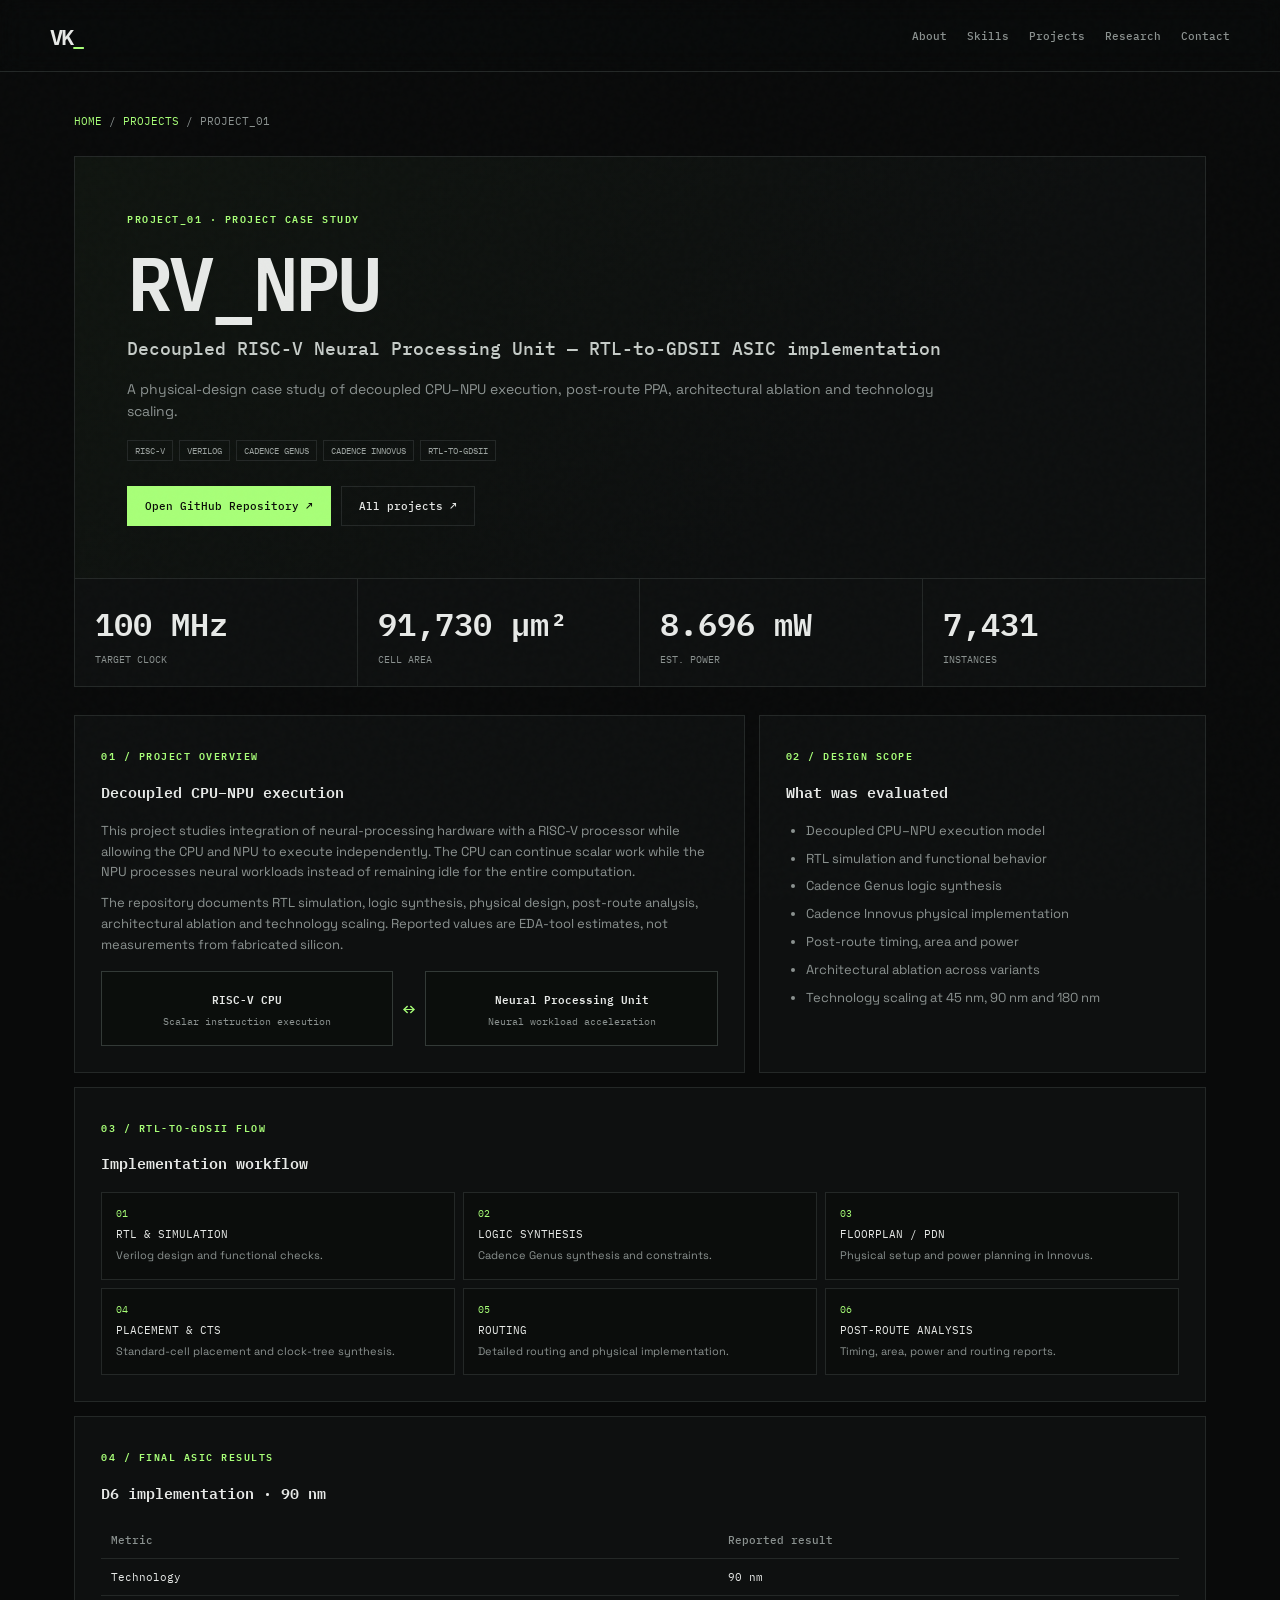
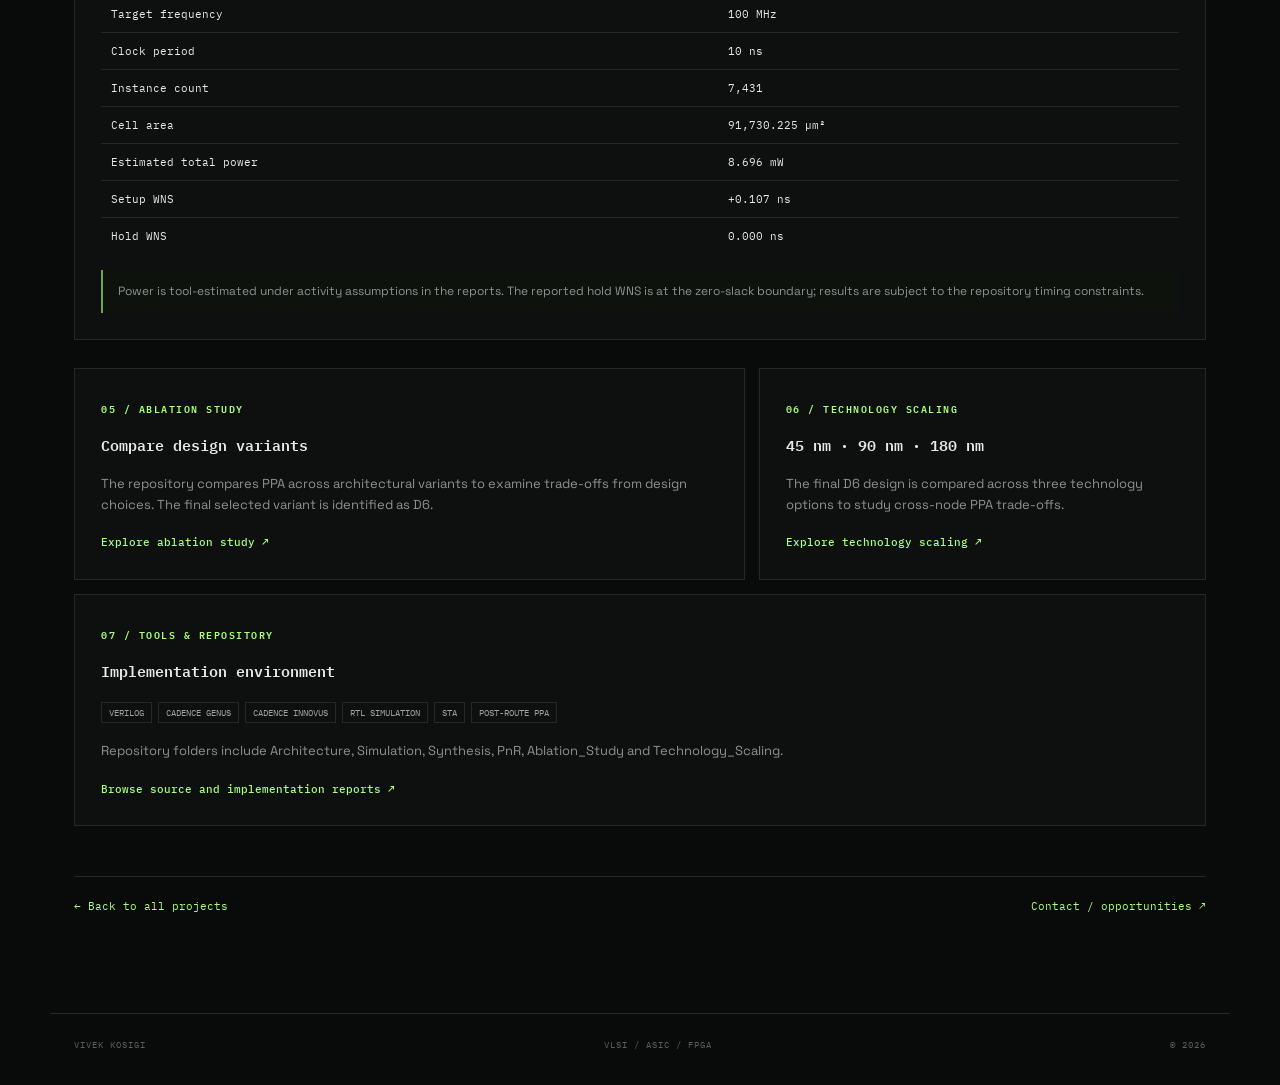
<file: projects/rv-npu.html>
<!doctype html><html lang="en"><head><meta charset="utf-8"><meta name="viewport" content="width=device-width, initial-scale=1"><meta name="description" content="RV_NPU — Vivek Kosigi VLSI portfolio case study."><title>RV_NPU | Vivek Kosigi</title><link rel="stylesheet" href="../style.css"></head><body><div class="noise"></div><header class="site-header"><a class="brand" href="../index.html">VK<span>_</span></a><nav class="nav"><a href="../index.html#about">About</a><a href="../index.html#skills">Skills</a><a href="../index.html#projects">Projects</a><a href="../index.html#research">Research</a><a href="../index.html#contact">Contact</a></nav><button class="menu-btn" aria-label="Toggle navigation">☰</button></header><main class="project-page-main"><div class="breadcrumb"><a href="../index.html">HOME</a> / <a href="../index.html#projects">PROJECTS</a> / PROJECT_01</div><section class="project-hero"><p class="project-kicker">PROJECT_01 · PROJECT CASE STUDY</p><h1>RV_NPU</h1><p class="subtitle">Decoupled RISC-V Neural Processing Unit — RTL-to-GDSII ASIC implementation</p><p class="summary">A physical-design case study of decoupled CPU–NPU execution, post-route PPA, architectural ablation and technology scaling.</p><div class="tags"><span>RISC-V</span><span>VERILOG</span><span>CADENCE GENUS</span><span>CADENCE INNOVUS</span><span>RTL-TO-GDSII</span></div><div class="project-actions"><a class="btn btn-primary" href="https://github.com/vivek-kosigi/RV-NPU-ASIC" target="_blank" rel="noreferrer">Open GitHub Repository ↗</a><a class="btn" href="../index.html#projects">All projects ↗</a></div></section><div class="project-stats"><div><strong>100 MHz</strong><span>TARGET CLOCK</span></div><div><strong>91,730 µm²</strong><span>CELL AREA</span></div><div><strong>8.696 mW</strong><span>EST. POWER</span></div><div><strong>7,431</strong><span>INSTANCES</span></div></div><div class="case-grid"><section class="case-panel"><span class="case-label">01 / PROJECT OVERVIEW</span><h2>Decoupled CPU–NPU execution</h2><p>This project studies integration of neural-processing hardware with a RISC-V processor while allowing the CPU and NPU to execute independently. The CPU can continue scalar work while the NPU processes neural workloads instead of remaining idle for the entire computation.</p><p>The repository documents RTL simulation, logic synthesis, physical design, post-route analysis, architectural ablation and technology scaling. Reported values are EDA-tool estimates, not measurements from fabricated silicon.</p><div class="architecture"><div class="arch-block"><strong>RISC-V CPU</strong><span>Scalar instruction execution</span></div><div class="arch-arrow">↔</div><div class="arch-block"><strong>Neural Processing Unit</strong><span>Neural workload acceleration</span></div></div></section><section class="case-panel"><span class="case-label">02 / DESIGN SCOPE</span><h2>What was evaluated</h2><ul><li>Decoupled CPU–NPU execution model</li><li>RTL simulation and functional behavior</li><li>Cadence Genus logic synthesis</li><li>Cadence Innovus physical implementation</li><li>Post-route timing, area and power</li><li>Architectural ablation across variants</li><li>Technology scaling at 45 nm, 90 nm and 180 nm</li></ul></section></div><section class="case-panel"><span class="case-label">03 / RTL-TO-GDSII FLOW</span><h2>Implementation workflow</h2><div class="flow-list"><div class="flow-step"><span>01</span><strong>RTL & SIMULATION</strong><p>Verilog design and functional checks.</p></div><div class="flow-step"><span>02</span><strong>LOGIC SYNTHESIS</strong><p>Cadence Genus synthesis and constraints.</p></div><div class="flow-step"><span>03</span><strong>FLOORPLAN / PDN</strong><p>Physical setup and power planning in Innovus.</p></div><div class="flow-step"><span>04</span><strong>PLACEMENT & CTS</strong><p>Standard-cell placement and clock-tree synthesis.</p></div><div class="flow-step"><span>05</span><strong>ROUTING</strong><p>Detailed routing and physical implementation.</p></div><div class="flow-step"><span>06</span><strong>POST-ROUTE ANALYSIS</strong><p>Timing, area, power and routing reports.</p></div></div></section><section class="case-panel"><span class="case-label">04 / FINAL ASIC RESULTS</span><h2>D6 implementation · 90 nm</h2><table class="case-table"><thead><tr><th>Metric</th><th>Reported result</th></tr></thead><tbody><tr><td>Technology</td><td>90 nm</td></tr><tr><td>Target frequency</td><td>100 MHz</td></tr><tr><td>Clock period</td><td>10 ns</td></tr><tr><td>Instance count</td><td>7,431</td></tr><tr><td>Cell area</td><td>91,730.225 µm²</td></tr><tr><td>Estimated total power</td><td>8.696 mW</td></tr><tr><td>Setup WNS</td><td>+0.107 ns</td></tr><tr><td>Hold WNS</td><td>0.000 ns</td></tr></tbody></table><div class="note">Power is tool-estimated under activity assumptions in the reports. The reported hold WNS is at the zero-slack boundary; results are subject to the repository timing constraints.</div></section><div class="case-grid"><section class="case-panel"><span class="case-label">05 / ABLATION STUDY</span><h2>Compare design variants</h2><p>The repository compares PPA across architectural variants to examine trade-offs from design choices. The final selected variant is identified as D6.</p><p><a class="text-link" href="https://github.com/vivek-kosigi/RV-NPU-ASIC/tree/main/Ablation_Study" target="_blank" rel="noreferrer">Explore ablation study ↗</a></p></section><section class="case-panel"><span class="case-label">06 / TECHNOLOGY SCALING</span><h2>45 nm · 90 nm · 180 nm</h2><p>The final D6 design is compared across three technology options to study cross-node PPA trade-offs.</p><p><a class="text-link" href="https://github.com/vivek-kosigi/RV-NPU-ASIC/tree/main/Technology_Scaling" target="_blank" rel="noreferrer">Explore technology scaling ↗</a></p></section></div><section class="case-panel"><span class="case-label">07 / TOOLS & REPOSITORY</span><h2>Implementation environment</h2><div class="tags"><span>VERILOG</span><span>CADENCE GENUS</span><span>CADENCE INNOVUS</span><span>RTL SIMULATION</span><span>STA</span><span>POST-ROUTE PPA</span></div><p>Repository folders include Architecture, Simulation, Synthesis, PnR, Ablation_Study and Technology_Scaling.</p><p><a class="text-link" href="https://github.com/vivek-kosigi/RV-NPU-ASIC" target="_blank" rel="noreferrer">Browse source and implementation reports ↗</a></p></section><div class="project-footer-nav"><a href="../index.html#projects">← Back to all projects</a><a href="../index.html#contact">Contact / opportunities ↗</a></div></main><footer><span>VIVEK KOSIGI</span><span>VLSI / ASIC / FPGA</span><span>© 2026</span></footer><script src="../script.js"></script></body></html>
</file>
<file: style.css>
@import url('https://fonts.googleapis.com/css2?family=IBM+Plex+Mono:wght@400;500;600&family=Space+Grotesk:wght@400;500;600;700&display=swap');
:root{--bg:#090a0a;--surface:#0e1010;--line:#242827;--line2:#333a37;--text:#e7e9e7;--muted:#8b9290;--accent:#a8ff78;--accent2:#6fa64f;--mono:"IBM Plex Mono",monospace;--sans:"Space Grotesk",sans-serif;--max:1180px}
*{box-sizing:border-box;margin:0;padding:0}html{scroll-behavior:smooth}body{background:var(--bg);color:var(--text);font-family:var(--sans);line-height:1.6;overflow-x:hidden}a{color:inherit;text-decoration:none}.noise{position:fixed;inset:0;pointer-events:none;z-index:20;opacity:.025;background-image:url("data:image/svg+xml,%3Csvg xmlns='http://www.w3.org/2000/svg' viewBox='0 0 180 180'%3E%3Cfilter id='n'%3E%3CfeTurbulence type='fractalNoise' baseFrequency='.85' numOctaves='3' stitchTiles='stitch'/%3E%3C/filter%3E%3Crect width='100%25' height='100%25' filter='url(%23n)' opacity='.7'/%3E%3C/svg%3E")}
.site-header{position:sticky;top:0;z-index:10;height:72px;display:flex;align-items:center;justify-content:space-between;padding:0 max(24px,calc((100vw - var(--max))/2));background:rgba(9,10,10,.9);backdrop-filter:blur(12px);border-bottom:1px solid var(--line)}.brand{font:600 22px var(--mono);letter-spacing:-2px}.brand span,.green,.eyebrow,.section-heading>span{color:var(--accent)}.nav{display:flex;gap:20px}.nav a{font:500 11px var(--mono);color:var(--muted);transition:.2s}.nav a:hover{color:var(--accent)}.menu-btn{display:none;background:none;color:var(--text);border:0;font-size:22px}
.section{max-width:var(--max);margin:auto;padding:110px 24px 0}.hero{min-height:calc(100vh - 72px);padding-top:105px;display:flex;flex-direction:column;justify-content:center}.hero-grid{display:grid;grid-template-columns:1.1fr .9fr;gap:80px;align-items:center}.eyebrow{font:600 12px var(--mono);letter-spacing:1.8px;margin-bottom:18px}.prompt{margin-right:7px}h1{font-size:clamp(64px,10vw,130px);line-height:.85;letter-spacing:-7px;font-weight:600}h1 span{color:#7d8481}.hero-role{margin-top:34px;font:600 18px var(--mono)}.hero-copy{max-width:610px;color:var(--muted);font-size:16px;margin-top:12px}.hero-actions{display:flex;flex-wrap:wrap;gap:10px;margin-top:30px}.btn{display:inline-flex;align-items:center;gap:12px;border:1px solid var(--line);padding:12px 17px;font:500 11px var(--mono);transition:.2s}.btn:hover{border-color:var(--accent2);transform:translateY(-2px)}.btn-primary{background:var(--accent);color:#0a0d08;border-color:var(--accent)}.btn-primary:hover{background:#bcff96;border-color:#bcff96}
.hero-terminal{border:1px solid var(--line);background:var(--surface);box-shadow:0 20px 80px rgba(0,0,0,.35)}.terminal-bar{height:38px;border-bottom:1px solid var(--line);display:flex;align-items:center;gap:6px;padding:0 13px}.terminal-bar span{width:7px;height:7px;border:1px solid #4b514f;border-radius:50%}.terminal-bar small{margin-left:auto;font:10px var(--mono);color:#5f6663}.terminal-body{padding:27px;font:12px/2 var(--mono);color:var(--muted)}.terminal-body b{color:var(--accent)}.terminal-value{color:var(--text);margin-bottom:8px}.status{color:var(--accent)}.status i{display:inline-block;width:6px;height:6px;border-radius:50%;background:var(--accent);margin-right:7px;box-shadow:0 0 12px var(--accent)}.cursor{color:var(--accent);animation:blink 1s step-end infinite}@keyframes blink{50%{opacity:0}}
.metrics{display:grid;grid-template-columns:repeat(4,1fr);border-top:1px solid var(--line);margin-top:100px}.metrics div{padding:20px 18px;border-right:1px solid var(--line)}.metrics div:last-child{border-right:0}.metrics strong{display:block;font:600 17px var(--mono)}.metrics span{color:var(--muted);font:10px var(--mono)}
.section-heading{display:flex;align-items:baseline;gap:16px;border-bottom:1px solid var(--line);padding-bottom:14px;margin-bottom:34px}.section-heading>span{font:600 11px var(--mono)}.section-heading h2{font:600 18px var(--mono);letter-spacing:1px}.about-panel,.snapshot-grid,.metric-cards,.flow,.tool-flow,.research-list article,.timeline-item,.education-grid>div,.github-panel{border:1px solid var(--line);background:var(--surface)}.about-panel{padding:30px}.panel-marker,.project-no,.research-id,.timeline-date,.github-label{color:var(--accent);font:600 10px var(--mono);letter-spacing:1px}.placeholder-text{color:var(--muted)}.about-panel>.placeholder-text{font-size:18px;max-width:800px;margin:25px 0 34px}.about-facts{display:grid;grid-template-columns:repeat(4,1fr);border-top:1px solid var(--line)}.about-facts div{padding:20px 15px 0 0}.about-facts span{display:block;color:#616866;font:9px var(--mono);margin-bottom:7px}.about-facts strong{font:12px var(--mono);font-weight:500}
.snapshot-grid{display:grid;grid-template-columns:repeat(2,1fr)}.snapshot-grid>div{min-height:120px;padding:24px;border-right:1px solid var(--line);border-bottom:1px solid var(--line)}.snapshot-grid>div:nth-child(even){border-right:0}.snapshot-grid>div:nth-last-child(-n+2){border-bottom:0}.snapshot-grid span{display:block;color:var(--accent);font:600 10px var(--mono);letter-spacing:1px;margin-bottom:12px}.snapshot-grid p{color:var(--text);font:12px var(--mono)}
.featured-project{border:1px solid var(--accent2);padding:32px;background:linear-gradient(135deg,#0f140e,var(--surface))}.project-topline{display:flex;justify-content:space-between;color:var(--accent);font:600 9px var(--mono);letter-spacing:1.2px}.featured-project h3{font:600 clamp(38px,6vw,70px) var(--mono);letter-spacing:-4px;margin-top:28px}.project-subtitle{font:500 15px var(--mono)}.featured-project>.placeholder-text{max-width:700px;margin:20px 0}.tags{display:flex;flex-wrap:wrap;gap:6px;margin:18px 0}.tags span{border:1px solid var(--line);padding:4px 7px;color:#9ba29f;font:9px var(--mono)}.text-link{display:inline-flex;gap:10px;color:var(--accent);font:500 11px var(--mono);margin-top:10px}.project-grid{display:grid;grid-template-columns:repeat(2,1fr);gap:12px;margin-top:12px}.project-card{min-height:230px;padding:25px;border:1px solid var(--line);background:var(--surface);transition:.2s}.project-card:hover{border-color:#3d4541;transform:translateY(-3px)}.project-card h3{font:600 22px var(--mono);margin:28px 0 8px}.project-card p{color:var(--muted);font-size:13px;max-width:500px}
.metric-cards{display:grid;grid-template-columns:repeat(5,1fr)}.metric-cards div{min-height:145px;padding:24px;border-right:1px solid var(--line)}.metric-cards div:last-child{border-right:0}.metric-cards strong{display:block;font:600 clamp(27px,4vw,42px) var(--mono);letter-spacing:-2px}.metric-cards span{display:block;color:var(--muted);font:10px var(--mono);margin-top:8px}.metrics-note{color:var(--muted);font:10px var(--mono);margin-top:13px}
.flow{display:flex;flex-wrap:wrap;align-items:center;justify-content:center;gap:8px;padding:30px}.flow div{border:1px solid var(--line2);padding:10px 12px;color:var(--text);font:500 9px var(--mono)}.flow i{color:var(--accent);font-style:normal}.tool-flow{display:grid;grid-template-columns:repeat(4,1fr);margin-top:12px}.tool-flow div{padding:20px;border-right:1px solid var(--line)}.tool-flow div:last-child{border-right:0}.tool-flow span{display:block;color:var(--accent);font:600 9px var(--mono);margin-bottom:8px}.tool-flow strong{font:11px var(--mono);font-weight:500}
.research-list{display:grid;gap:8px}.research-list article{display:grid;grid-template-columns:80px 1fr 30px;align-items:center;padding:20px 22px}.research-list h3{font:500 13px var(--mono)}.research-list p{color:var(--muted);font:10px var(--mono);margin-top:4px}.timeline-item{display:grid;grid-template-columns:180px 1fr;padding:28px}.timeline-item h3,.education-grid h3{font:600 19px var(--mono)}.timeline-item p,.education-grid p{color:var(--muted);font-size:13px}.muted{margin-top:14px}.education-grid{display:grid;grid-template-columns:1fr 1fr;gap:12px}.education-grid>div{padding:27px}.education-grid span{color:var(--accent);font:10px var(--mono)}.education-grid h3{margin:18px 0 5px}.github-panel{padding:30px;display:flex;align-items:center;justify-content:space-between;gap:30px}.github-panel h3{font:600 25px var(--mono);margin:12px 0 5px}.github-panel p{color:var(--muted);font-size:13px}.contact-section{padding-bottom:110px}.contact-content{padding:55px 0;border-bottom:1px solid var(--line)}.contact-content h2{font-size:clamp(38px,6vw,70px);line-height:.98;letter-spacing:-3px;font-weight:500}.contact-links{display:flex;flex-wrap:wrap;gap:25px;margin-top:35px}.contact-links a{font:500 11px var(--mono);color:var(--accent);border-bottom:1px solid #394537;padding-bottom:5px}footer{max-width:var(--max);margin:auto;padding:25px 24px 35px;display:flex;justify-content:space-between;color:#59605d;font:9px var(--mono);letter-spacing:1px;border-top:1px solid var(--line)}
@media(max-width:900px){.nav{gap:14px}.hero-grid{gap:45px}.metric-cards{grid-template-columns:repeat(3,1fr)}.metric-cards div:nth-child(3){border-right:0}.metric-cards div:nth-child(-n+3){border-bottom:1px solid var(--line)}.tool-flow{grid-template-columns:repeat(2,1fr)}.tool-flow div:nth-child(2){border-right:0}.tool-flow div:nth-child(-n+2){border-bottom:1px solid var(--line)}}
@media(max-width:800px){.nav{display:none;position:absolute;top:72px;left:0;right:0;padding:20px 24px;background:var(--bg);border-bottom:1px solid var(--line);flex-direction:column}.nav.open{display:flex}.menu-btn{display:block}.hero{padding-top:75px}.hero-grid{grid-template-columns:1fr}h1{font-size:clamp(62px,20vw,105px)}.metrics{grid-template-columns:1fr 1fr;margin-top:65px}.metrics div:nth-child(2){border-right:0}.metrics div:nth-child(-n+2){border-bottom:1px solid var(--line)}.section{padding-top:85px}.about-facts{grid-template-columns:1fr 1fr}.about-facts div{padding-bottom:18px}.snapshot-grid,.project-grid,.education-grid{grid-template-columns:1fr}.snapshot-grid>div,.snapshot-grid>div:nth-child(even),.snapshot-grid>div:nth-last-child(-n+2){border-right:0;border-bottom:1px solid var(--line)}.snapshot-grid>div:last-child{border-bottom:0}.timeline-item{grid-template-columns:1fr;gap:12px}.github-panel{align-items:flex-start;flex-direction:column}footer{flex-direction:column;gap:8px}}
@media(max-width:600px){.metric-cards{grid-template-columns:1fr 1fr}.metric-cards div:nth-child(2),.metric-cards div:nth-child(4){border-right:0}.metric-cards div:nth-child(3){border-right:1px solid var(--line)}.metric-cards div:nth-child(-n+4){border-bottom:1px solid var(--line)}.metric-cards div:nth-child(5){grid-column:1/-1;border-right:0}.tool-flow{grid-template-columns:1fr}.tool-flow div,.tool-flow div:nth-child(2){border-right:0;border-bottom:1px solid var(--line)}.tool-flow div:last-child{border-bottom:0}.flow{justify-content:flex-start}.flow i{display:none}}
@media(max-width:480px){.site-header{padding:0 18px}.section{padding-left:18px;padding-right:18px}.hero{padding-top:60px}.hero-copy{font-size:14px}.about-facts{grid-template-columns:1fr}.featured-project{padding:22px}.featured-project h3{letter-spacing:-2px}}

.about-lead{font-size:22px;max-width:850px;margin:24px 0 12px}.about-copy{color:var(--muted);max-width:900px;font-size:14px;margin-top:10px}.about-copy strong{color:var(--text)}
.research-intro{border-left:2px solid var(--accent);padding:2px 0 2px 18px;color:var(--muted);font-size:14px;margin-bottom:18px}.research-list .authors{color:#6f7774}.paper-link{color:var(--accent);font:18px var(--mono)}
.education-grid strong{display:block;color:var(--text);font:11px var(--mono);margin-top:12px}

/* V3 project case-study pages */
.project-page-main{max-width:1180px;margin:auto;padding:42px 24px 100px}.breadcrumb{font:11px var(--mono);color:var(--muted);margin-bottom:28px}.breadcrumb a,.project-footer-nav a{color:var(--accent)}
.project-hero{border:1px solid var(--line);background:linear-gradient(135deg,#101510,#0d0f0f 68%);padding:clamp(24px,5vw,52px)}.project-kicker,.case-label{font:600 10px var(--mono);letter-spacing:1.5px;color:var(--accent)}.project-hero h1{font:600 clamp(38px,7vw,76px)/1.02 var(--mono);letter-spacing:-4px;margin-top:16px}.project-hero .subtitle{font:500 clamp(14px,2vw,18px) var(--mono);margin-top:16px;color:#c6ccc8}.project-hero .summary{max-width:820px;color:var(--muted);font-size:14px;margin-top:18px}.project-actions{display:flex;flex-wrap:wrap;gap:10px;margin-top:25px}.project-stats{display:grid;grid-template-columns:repeat(4,1fr);border:1px solid var(--line);border-top:0;background:var(--surface)}.project-stats>div{padding:20px;border-right:1px solid var(--line)}.project-stats>div:last-child{border:0}.project-stats strong{display:block;font:600 clamp(20px,3vw,32px) var(--mono)}.project-stats span{display:block;color:var(--muted);font:10px var(--mono);margin-top:5px}
.case-grid{display:grid;grid-template-columns:1.2fr .8fr;gap:14px;margin-top:14px}.case-panel{border:1px solid var(--line);background:var(--surface);padding:26px;margin-top:14px}.case-panel h2{font:600 15px var(--mono);margin:12px 0 16px}.case-panel h3{font:600 12px var(--mono);color:var(--accent);margin:20px 0 8px}.case-panel p,.case-panel li{font-size:13px;color:var(--muted)}.case-panel p+p{margin-top:10px}.case-panel ul,.case-panel ol{padding-left:20px}.case-panel li+li{margin-top:7px}.case-table{width:100%;border-collapse:collapse;font:11px var(--mono);margin-top:8px}.case-table th,.case-table td{text-align:left;padding:11px 10px;border-bottom:1px solid var(--line)}.case-table th{color:var(--muted);font-weight:500}.case-table td{color:var(--text)}.case-table tr:last-child td{border-bottom:0}.tags{display:flex;flex-wrap:wrap;gap:6px;margin:18px 0}.tags span{border:1px solid var(--line);padding:4px 7px;color:#9ba29f;font:9px var(--mono)}.flow-list{display:grid;grid-template-columns:repeat(3,1fr);gap:8px;margin-top:15px}.flow-step{border:1px solid var(--line);padding:14px;background:#0b0d0c}.flow-step span{display:block;color:var(--accent);font:10px var(--mono)}.flow-step strong{display:block;font:11px var(--mono);margin-top:7px}.flow-step p{font-size:11px;margin-top:6px}.architecture{display:grid;grid-template-columns:1fr auto 1fr;align-items:stretch;gap:10px;margin-top:15px}.arch-block{border:1px solid var(--line2);padding:17px 12px;text-align:center;background:#0b0e0c}.arch-block strong{display:block;font:600 11px var(--mono)}.arch-block span{display:block;color:var(--muted);font:10px var(--mono);margin-top:7px}.arch-arrow{align-self:center;color:var(--accent);font:20px var(--mono)}.note,.pending-panel{border-left:2px solid var(--accent2);padding:12px 15px;background:#0d120d;color:var(--muted);font-size:12px;margin-top:16px}.pending-panel{border:1px dashed #4a514d}.project-footer-nav{display:flex;justify-content:space-between;gap:18px;flex-wrap:wrap;border-top:1px solid var(--line);margin-top:50px;padding-top:22px;font:11px var(--mono)}
@media(max-width:760px){.project-page-main{padding:30px 18px 70px}.project-hero h1{letter-spacing:-2px}.project-stats{grid-template-columns:1fr 1fr}.project-stats>div:nth-child(2){border-right:0}.project-stats>div:nth-child(-n+2){border-bottom:1px solid var(--line)}.case-grid{grid-template-columns:1fr}.flow-list{grid-template-columns:1fr 1fr}.architecture{grid-template-columns:1fr}.arch-arrow{transform:rotate(90deg);justify-self:center}}

/* Interconnect research result cards */
.result-grid{display:grid;grid-template-columns:repeat(3,minmax(0,1fr));gap:10px;margin-top:18px}.result-tile{border:1px solid var(--line);background:#0b0e0c;padding:18px;min-width:0}.result-tile span{display:block;color:var(--accent);font:10px var(--mono);letter-spacing:.5px}.result-tile strong{display:block;font:600 clamp(24px,4vw,38px) var(--mono);margin:10px 0 7px;letter-spacing:-1px}.result-tile p{font-size:12px;color:var(--muted)}.source-note{border-top:1px solid var(--line);margin-top:15px;padding-top:14px;color:var(--muted);font-size:12px}@media(max-width:760px){.result-grid{grid-template-columns:1fr}}
</file>
